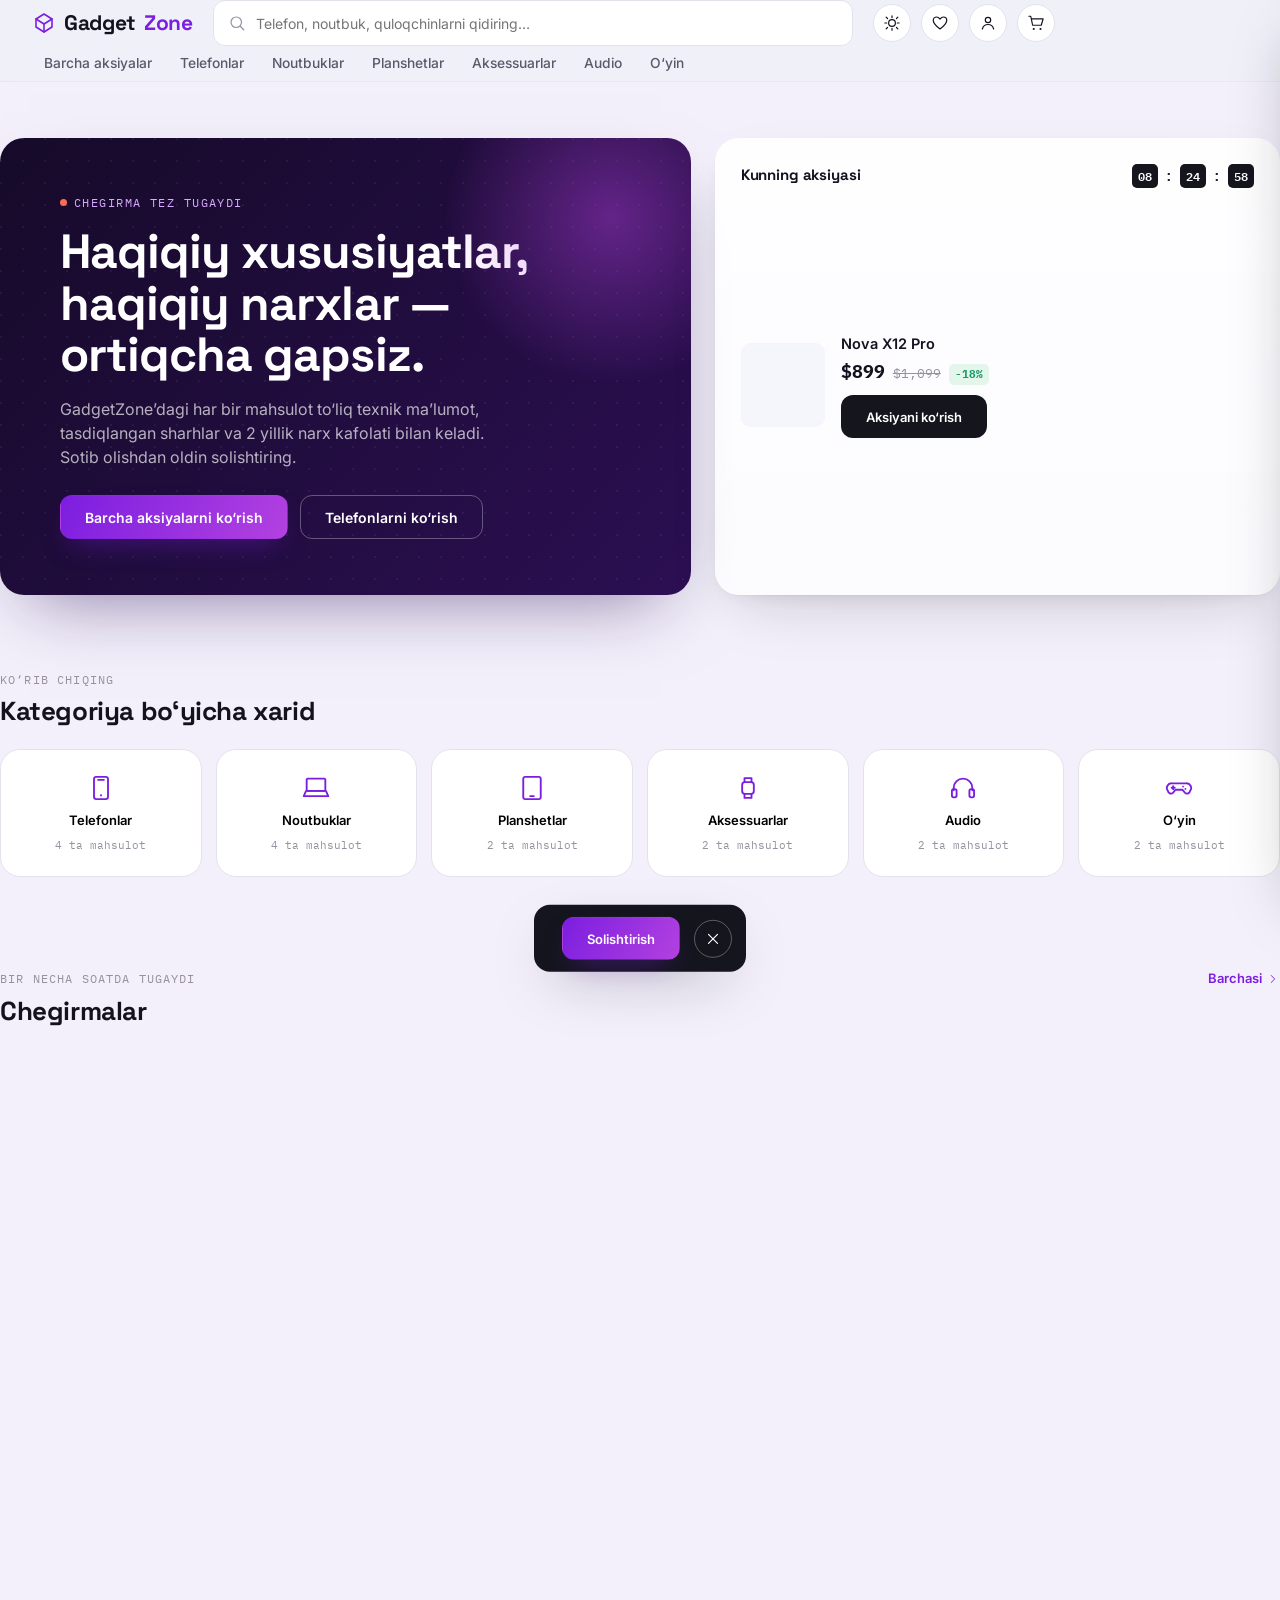
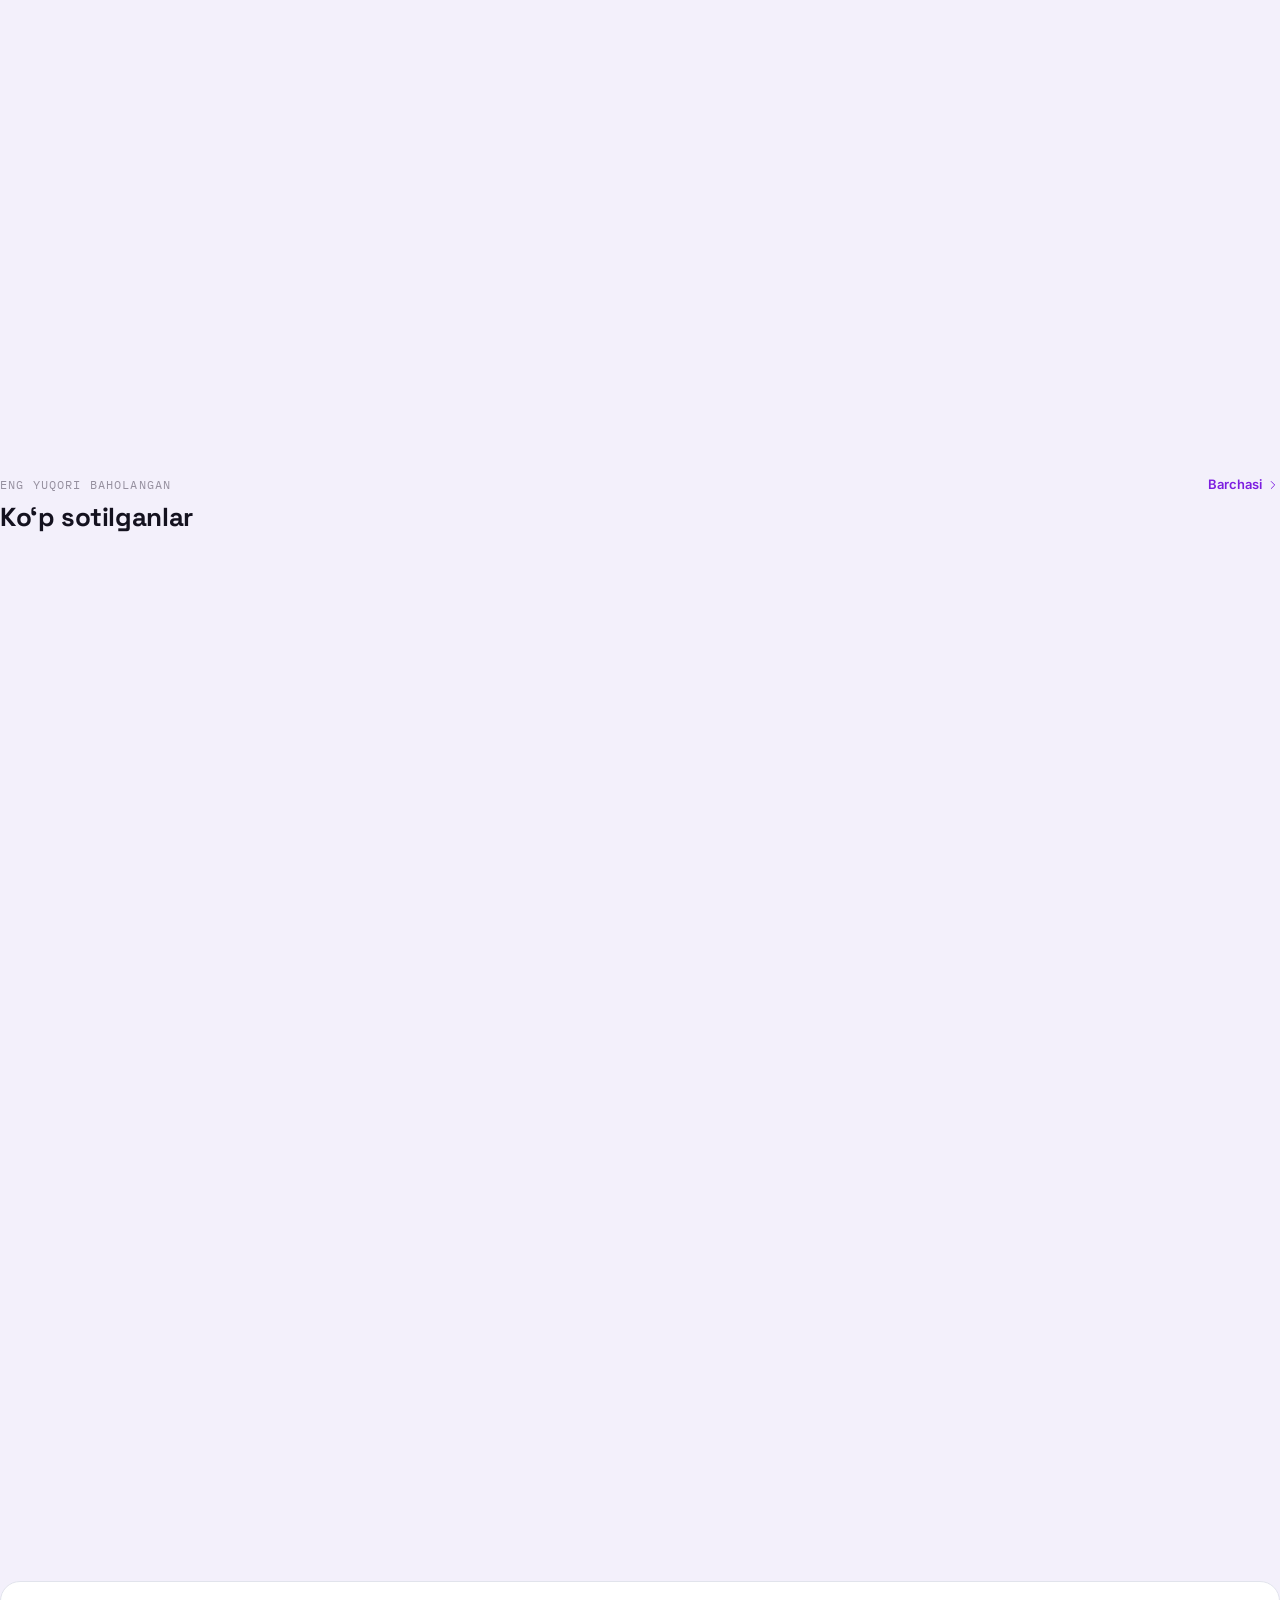
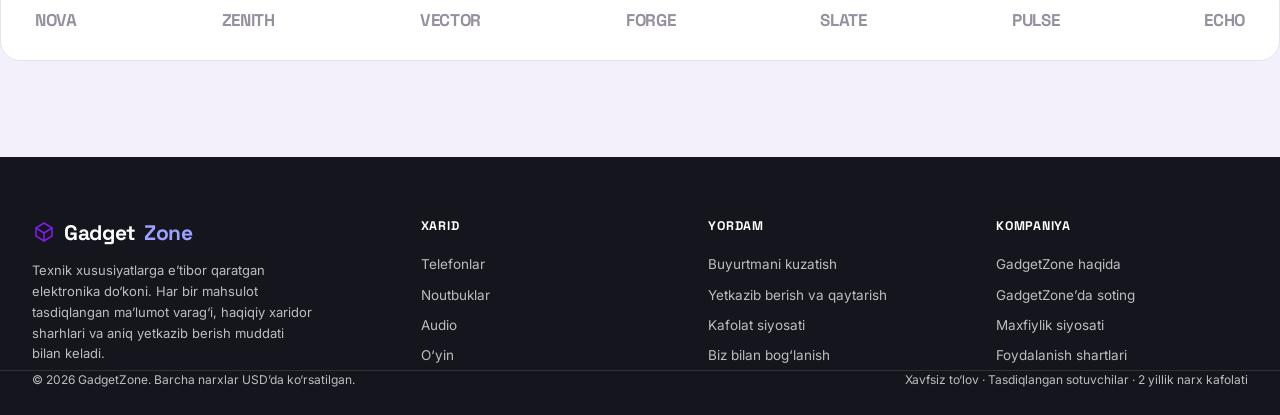
<file: index.html>
<!DOCTYPE html>
<html lang="uz">
<head>
<meta charset="UTF-8">
<meta name="viewport" content="width=device-width, initial-scale=1.0">
<title>GadgetZone — Ishonchli texnik xususiyatlar</title>
<link rel="preconnect" href="https://fonts.googleapis.com">
<link href="https://fonts.googleapis.com/css2?family=Space+Grotesk:wght@500;600;700&family=Inter:wght@400;500;600;700&family=IBM+Plex+Mono:wght@400;500;600&display=swap" rel="stylesheet">
 <link rel="stylesheet" href="style.css">
</head>
<body>

<!-- Icon symbols -->
<svg class="visually-hidden" aria-hidden="true">
  <symbol id="icon-logo" viewBox="0 0 24 24"><path d="M4 8 L12 3 L20 8 L20 16 L12 21 L4 16 Z"/><path d="M4 8 L12 13 L20 8"/><path d="M12 13 L12 21"/></symbol>
  <symbol id="icon-search" viewBox="0 0 24 24"><circle cx="11" cy="11" r="7"/><path d="M21 21 L16.65 16.65"/></symbol>
  <symbol id="icon-heart" viewBox="0 0 24 24"><path d="M12 20 C7 16 3 12.5 3 8.5 C3 5.8 5.1 4 7.5 4 C9.2 4 10.6 5 12 6.8 C13.4 5 14.8 4 16.5 4 C18.9 4 21 5.8 21 8.5 C21 12.5 17 16 12 20 Z"/></symbol>
  <symbol id="icon-heart-filled" viewBox="0 0 24 24" fill="currentColor" stroke="none"><path d="M12 20 C7 16 3 12.5 3 8.5 C3 5.8 5.1 4 7.5 4 C9.2 4 10.6 5 12 6.8 C13.4 5 14.8 4 16.5 4 C18.9 4 21 5.8 21 8.5 C21 12.5 17 16 12 20 Z"/></symbol>
  <symbol id="icon-cart" viewBox="0 0 24 24"><circle cx="9" cy="20" r="1.4" fill="currentColor" stroke="none"/><circle cx="18" cy="20" r="1.4" fill="currentColor" stroke="none"/><path d="M2.5 3 H5 L7.5 15 H19 L21.5 6.5 H6.2"/></symbol>
  <symbol id="icon-user" viewBox="0 0 24 24"><circle cx="12" cy="8" r="3.6"/><path d="M4.5 20 C5.5 15.8 8.3 14 12 14 C15.7 14 18.5 15.8 19.5 20"/></symbol>
  <symbol id="icon-star" viewBox="0 0 24 24" fill="currentColor" stroke="none"><path d="M12 2.5 L14.9 8.6 L21.5 9.5 L16.8 14.2 L17.9 20.8 L12 17.6 L6.1 20.8 L7.2 14.2 L2.5 9.5 L9.1 8.6 Z"/></symbol>
  <symbol id="icon-star-o" viewBox="0 0 24 24"><path d="M12 2.5 L14.9 8.6 L21.5 9.5 L16.8 14.2 L17.9 20.8 L12 17.6 L6.1 20.8 L7.2 14.2 L2.5 9.5 L9.1 8.6 Z"/></symbol>
  <symbol id="icon-chevron" viewBox="0 0 24 24"><path d="M9 6 L15 12 L9 18"/></symbol>
  <symbol id="icon-close" viewBox="0 0 24 24"><path d="M6 6 L18 18 M18 6 L6 18"/></symbol>
  <symbol id="icon-plus" viewBox="0 0 24 24"><path d="M12 5 V19 M5 12 H19"/></symbol>
  <symbol id="icon-minus" viewBox="0 0 24 24"><path d="M5 12 H19"/></symbol>
  <symbol id="icon-check" viewBox="0 0 24 24"><path d="M4 12.5 L9.5 18 L20 6"/></symbol>
  <symbol id="icon-truck" viewBox="0 0 24 24"><rect x="1.5" y="7" width="13" height="9"/><path d="M14.5 10 H19 L22 13.5 V16 H14.5 Z"/><circle cx="6" cy="19" r="1.8"/><circle cx="18" cy="19" r="1.8"/></symbol>
  <symbol id="icon-shield" viewBox="0 0 24 24"><path d="M12 3 L20 6.5 V12 C20 16.5 16.8 19.8 12 21.5 C7.2 19.8 4 16.5 4 12 V6.5 Z"/><path d="M8.5 12 L11 14.5 L16 9" /></symbol>
  <symbol id="icon-compare" viewBox="0 0 24 24"><path d="M7 3 V17 M4 6 L7 3 L10 6"/><path d="M17 21 V7 M14 18 L17 21 L20 18"/></symbol>
  <symbol id="icon-phone" viewBox="0 0 24 24"><rect x="6" y="2.5" width="12" height="19" rx="2"/><path d="M9.5 5 H14.5"/><circle cx="12" cy="18.3" r=".9" fill="currentColor" stroke="none"/></symbol>
  <symbol id="icon-laptop" viewBox="0 0 24 24"><rect x="4" y="4" width="16" height="10.5" rx="1"/><path d="M1.5 19 H22.5 L20.5 14.5 H3.5 Z"/></symbol>
  <symbol id="icon-tablet" viewBox="0 0 24 24"><rect x="4.5" y="2.5" width="15" height="19" rx="1.8"/><path d="M10.5 19 H13.5"/></symbol>
  <symbol id="icon-watch" viewBox="0 0 24 24"><rect x="7" y="7" width="10" height="10" rx="2.4"/><path d="M9 7 V3.5 H15 V7 M9 17 V20.5 H15 V17"/></symbol>
  <symbol id="icon-headphones" viewBox="0 0 24 24"><path d="M4 14 V12 A8 8 0 0 1 20 12 V14"/><rect x="2.5" y="13" width="4" height="7" rx="1.5"/><rect x="17.5" y="13" width="4" height="7" rx="1.5"/></symbol>
  <symbol id="icon-gamepad" viewBox="0 0 24 24"><path d="M6 8 H18 A4 4 0 0 1 21.5 14.5 A2.6 2.6 0 0 1 17 16 L15 13.5 H9 L7 16 A2.6 2.6 0 0 1 2.5 14.5 A4 4 0 0 1 6 8 Z"/><path d="M7 10.5 V13 M5.7 11.8 H8.3"/><circle cx="15.5" cy="10.8" r=".8" fill="currentColor" stroke="none"/><circle cx="17.5" cy="12.8" r=".8" fill="currentColor" stroke="none"/></symbol>
  <symbol id="icon-sun" viewBox="0 0 24 24"><circle cx="12" cy="12" r="4.5"/><path d="M12 2.5 V5 M12 19 V21.5 M4.2 4.2 L6 6 M18 18 L19.8 19.8 M2.5 12 H5 M19 12 H21.5 M4.2 19.8 L6 18 M18 6 L19.8 4.2"/></symbol>
  <symbol id="icon-moon" viewBox="0 0 24 24"><path d="M20 14.5 A8.5 8.5 0 1 1 9.5 4 A6.8 6.8 0 0 0 20 14.5 Z"/></symbol>
  <symbol id="icon-trash" viewBox="0 0 24 24"><path d="M4 7 H20"/><path d="M9 7 V4.5 A1 1 0 0 1 10 3.5 H14 A1 1 0 0 1 15 4.5 V7"/><path d="M6.5 7 L7.3 19.5 A1.5 1.5 0 0 0 8.8 21 H15.2 A1.5 1.5 0 0 0 16.7 19.5 L17.5 7"/><path d="M10 11 V17 M14 11 V17"/></symbol>
</svg>

<div id="toast-container"></div>

<header class="site-header">
  <div class="container mobile-locbar">
    <span class="loc"><svg class="icon"><use href="#icon-truck"/></svg>Gadget<b style="color:var(--accent)">Zone</b><svg class="icon chev" style="transform:rotate(90deg)"><use href="#icon-chevron"/></svg></span>
    <span style="display:flex; align-items:center; gap:10px;">
      <span class="deliver">Bugun yetkaziladi</span>
      <button class="btn-icon theme-toggle" title="Tungi rejim" onclick="toggleTheme()" style="width:32px;height:32px;">
        <svg class="icon icon-sun" style="width:16px;height:16px;"><use href="#icon-sun"/></svg>
        <svg class="icon icon-moon" style="width:16px;height:16px;"><use href="#icon-moon"/></svg>
      </button>
    </span>
  </div>
  <div class="container header-top">
    <a href="#" class="logo" onclick="showView('home');return false;"><svg class="icon"><use href="#icon-logo"/></svg>Gadget<b>Zone</b></a>
    <div class="search-wrap">
      <div class="search-box">
        <svg class="icon"><use href="#icon-search"/></svg>
        <input id="searchInput" type="text" placeholder="Telefon, noutbuk, quloqchinlarni qidiring…" autocomplete="off" aria-label="Mahsulotlarni qidirish">
      </div>
      <div id="searchSuggest" class="search-suggest hidden"></div>
    </div>
    <div class="header-actions">
      <button class="btn-icon theme-toggle" title="Tungi rejim" onclick="toggleTheme()">
        <svg class="icon icon-sun"><use href="#icon-sun"/></svg>
        <svg class="icon icon-moon"><use href="#icon-moon"/></svg>
      </button>
      <button class="btn-icon wishlist-btn" title="Sevimlilar" onclick="showView('listing',{category:'all', wishlistOnly:true})">
        <svg class="icon"><use href="#icon-heart"/></svg>
      </button>
      <button class="btn-icon profile-btn" title="Profil" onclick="openProfileModal()">
        <svg class="icon"><use href="#icon-user"/></svg>
      </button>
      <button class="btn-icon cart-btn" title="Savat" onclick="openCart()">
        <svg class="icon"><use href="#icon-cart"/></svg>
        <span id="cartCount" class="badge-count hidden">0</span>
      </button>
    </div>
  </div>
  <div class="container header-nav" id="headerNav"></div>
</header>

<main id="home-view">
  <div class="container hero">
    <div class="hero-grid">
      <div class="hero-main">
        <span class="hero-eyebrow">Chegirma tez tugaydi</span>
        <h1>Haqiqiy xususiyatlar, haqiqiy narxlar — ortiqcha gapsiz.</h1>
        <p>GadgetZone’dagi har bir mahsulot to‘liq texnik ma’lumot, tasdiqlangan sharhlar va 2 yillik narx kafolati bilan keladi. Sotib olishdan oldin solishtiring.</p>
        <div class="hero-cta">
          <button class="btn btn-primary" onclick="showView('listing',{category:'all'})">Barcha aksiyalarni ko‘rish</button>
          <button class="btn btn-ghost" style="border-color:rgba(255,255,255,.3); color:#fff;" onclick="showView('listing',{category:'phone'})">Telefonlarni ko‘rish</button>
        </div>
      </div>
      <div class="hero-side">
        <div class="deal-card">
          <div class="deal-head">
            <h3>Kunning aksiyasi</h3>
            <div class="countdown" id="countdown"><span>08</span>:<span>24</span>:<span>59</span></div>
          </div>
          <div class="deal-body" id="dealOfDay"></div>
        </div>
      </div>
    </div>
  </div>

  <div class="container section reveal">
    <div class="section-head">
      <div><span class="eyebrow">Ko‘rib chiqing</span><h2>Kategoriya bo‘yicha xarid</h2></div>
    </div>
    <div class="cat-row reveal-stagger" id="catRow"></div>
  </div>

  <div class="container section reveal">
    <div class="section-head">
      <div><span class="eyebrow">Bir necha soatda tugaydi</span><h2>Chegirmalar</h2></div>
      <a class="see-all" href="#" onclick="showView('listing',{category:'all',badge:'flash'});return false;">Barchasi <svg class="icon" style="width:14px;height:14px;"><use href="#icon-chevron"/></svg></a>
    </div>
    <div class="grid" id="flashGrid"></div>
  </div>

  <div class="container section reveal">
    <div class="section-head">
      <div><span class="eyebrow">Eng yuqori baholangan</span><h2>Ko‘p sotilganlar</h2></div>
      <a class="see-all" href="#" onclick="showView('listing',{category:'all',badge:'bestseller'});return false;">Barchasi <svg class="icon" style="width:14px;height:14px;"><use href="#icon-chevron"/></svg></a>
    </div>
    <div class="grid" id="bestGrid"></div>
  </div>

  <div class="container section reveal">
    <div class="brand-strip">
      <span class="b">NOVA</span><span class="b">ZENITH</span><span class="b">VECTOR</span><span class="b">FORGE</span><span class="b">SLATE</span><span class="b">PULSE</span><span class="b">ECHO</span>
    </div>
  </div>
</main>

<main id="listing-view" class="hidden">
  <div class="container">
    <div class="breadcrumbs"><a href="#" onclick="showView('home');return false;">Bosh sahifa</a><svg class="icon" style="width:12px;height:12px;"><use href="#icon-chevron"/></svg><span id="crumbCurrent">Barcha mahsulotlar</span></div>
    <div class="listing-head">
      <h1 id="listingTitle">Barcha mahsulotlar</h1>
      <div style="display:flex; align-items:center; gap:14px;">
        <span class="result-count" id="resultCount"></span>
        <select class="sort-select" id="sortSelect" onchange="state.sort=this.value; renderListingGrid();">
          <option value="featured">Saralash: Tavsiya etilgan</option>
          <option value="price-asc">Narx: Arzondan qimmatga</option>
          <option value="price-desc">Narx: Qimmatdan arzonga</option>
          <option value="rating">Reyting bo‘yicha</option>
        </select>
      </div>
    </div>
    <div class="listing-layout">
      <aside class="filters">
        <div class="filter-group">
          <div class="filter-title">Kategoriya</div>
          <div id="filterCats"></div>
        </div>
        <div class="filter-group">
          <div class="filter-title">Narx oralig‘i</div>
          <div class="price-inputs">
            <input type="number" id="priceMin" placeholder="Min" min="0" onchange="applyFilters()">
            <span>–</span>
            <input type="number" id="priceMax" placeholder="Maks" min="0" onchange="applyFilters()">
          </div>
        </div>
        <div class="filter-group">
          <div class="filter-title">Brend</div>
          <div id="filterBrands"></div>
        </div>
        <div class="filter-group">
          <div class="filter-title">Reyting</div>
          <div class="rating-filter" id="filterRating"></div>
        </div>
        <button class="btn btn-ghost btn-sm clear-filters" onclick="clearFilters()">Filtrlarni tozalash</button>
      </aside>
      <div>
        <div class="grid" id="listingGrid"></div>
        <div id="listingEmpty" class="empty-state hidden">
          <svg class="icon"><use href="#icon-search"/></svg>
          <h3>Bu filtrlarga mos mahsulot topilmadi</h3>
          <p style="margin-top:6px;">Narx oralig‘ini kengaytiring yoki filtrni tozalang.</p>
        </div>
      </div>
    </div>
  </div>
</main>

<main id="catalog-view" class="hidden">
  <div class="container" style="padding-top:16px;padding-bottom:36px;">
    <h1 style="font-size:20px;margin-bottom:16px;">Katalog</h1>
    <div class="catalog-list" id="catalogList"></div>
  </div>
</main>

<main id="detail-view" class="hidden">
  <div class="container">
    <div class="breadcrumbs">
      <a href="#" onclick="showView('home');return false;">Bosh sahifa</a><svg class="icon" style="width:12px;height:12px;"><use href="#icon-chevron"/></svg>
      <a href="#" id="crumbCat" onclick="return false;">Kategoriya</a><svg class="icon" style="width:12px;height:12px;"><use href="#icon-chevron"/></svg>
      <span id="crumbName">Mahsulot</span>
    </div>
    <div class="detail-grid" id="detailGrid"></div>
    <div id="relatedWrap" class="section" style="padding-top:0;">
      <div class="section-head"><div><span class="eyebrow">Sizga yoqishi mumkin</span><h2>O‘xshash mahsulotlar</h2></div></div>
      <div class="grid" id="relatedGrid"></div>
    </div>
  </div>
</main>

<div class="cart-overlay" id="cartOverlay" onclick="closeCart()"></div>
<aside class="cart-drawer" id="cartDrawer" aria-label="Shopping cart">
  <div class="cart-head">
    <h3>Savatingiz (<span id="cartHeadCount">0</span>)</h3>
    <button class="btn-icon" onclick="closeCart()"><svg class="icon"><use href="#icon-close"/></svg></button>
  </div>
  <div class="cart-select-row hidden" id="cartSelectRow"></div>
  <div class="cart-items" id="cartItems"></div>
  <div class="cart-foot" id="cartFoot"></div>
</aside>

<div class="compare-bar" id="compareBar">
  <div class="compare-thumbs" id="compareThumbs"></div>
  <button class="btn btn-primary btn-sm" onclick="openCompareModal()">Solishtirish</button>
  <button class="btn-icon" style="background:transparent;border-color:rgba(255,255,255,.3);color:#fff;" onclick="clearCompare()"><svg class="icon"><use href="#icon-close"/></svg></button>
</div>

<div class="modal-overlay" id="compareModalOverlay" onclick="if(event.target===this)closeCompareModal()">
  <div class="modal-box">
    <div class="modal-head">
      <h3>Xususiyatlarni solishtirish</h3>
      <button class="btn-icon" onclick="closeCompareModal()"><svg class="icon"><use href="#icon-close"/></svg></button>
    </div>
    <div style="overflow-x:auto;">
      <table class="compare-table" id="compareTable"></table>
    </div>
  </div>
</div>

<div class="modal-overlay" id="profileModalOverlay" onclick="if(event.target===this)closeProfileModal()">
  <div class="modal-box" style="max-width:420px;">
    <div class="modal-head">
      <h3>Profil</h3>
      <button class="btn-icon" onclick="closeProfileModal()"><svg class="icon"><use href="#icon-close"/></svg></button>
    </div>
    <div id="profileModalBody"></div>
  </div>
</div>

<div class="modal-overlay" id="checkoutModalOverlay" onclick="if(event.target===this)closeCheckoutModal()">
  <div class="modal-box" style="max-width:460px;">
    <div class="modal-head">
      <h3>Buyurtmani rasmiylashtirish</h3>
      <button class="btn-icon" onclick="closeCheckoutModal()"><svg class="icon"><use href="#icon-close"/></svg></button>
    </div>
    <div id="checkoutModalBody"></div>
  </div>
</div>

<footer class="footer">
  <div class="container footer-grid">
    <div class="footer-brand">
      <div class="logo"><svg class="icon"><use href="#icon-logo"/></svg>Gadget<b style="color:#9EA1FF;">Zone</b></div>
      <p>Texnik xususiyatlarga e’tibor qaratgan elektronika do‘koni. Har bir mahsulot tasdiqlangan ma’lumot varag‘i, haqiqiy xaridor sharhlari va aniq yetkazib berish muddati bilan keladi.</p>
    </div>
    <div class="footer-col"><h4>Xarid</h4>
      <a href="#" onclick="showView('listing',{category:'phone'});return false;">Telefonlar</a>
      <a href="#" onclick="showView('listing',{category:'laptop'});return false;">Noutbuklar</a>
      <a href="#" onclick="showView('listing',{category:'audio'});return false;">Audio</a>
      <a href="#" onclick="showView('listing',{category:'gaming'});return false;">O‘yin</a>
    </div>
    <div class="footer-col"><h4>Yordam</h4>
      <a href="#">Buyurtmani kuzatish</a>
      <a href="#">Yetkazib berish va qaytarish</a>
      <a href="#">Kafolat siyosati</a>
      <a href="#">Biz bilan bog‘lanish</a>
    </div>
    <div class="footer-col"><h4>Kompaniya</h4>
      <a href="#">GadgetZone haqida</a>
      <a href="#">GadgetZone’da soting</a>
      <a href="#">Maxfiylik siyosati</a>
      <a href="#">Foydalanish shartlari</a>
    </div>
  </div>
  <div class="container footer-bottom">
    <span>© 2026 GadgetZone. Barcha narxlar USD’da ko‘rsatilgan.</span>
    <span>Xavfsiz to‘lov · Tasdiqlangan sotuvchilar · 2 yillik narx kafolati</span>
  </div>
</footer>

<nav class="mobile-tabbar" id="mobileTabbar" aria-label="Primary">
  <button class="tab" data-tab="home" onclick="showView('home')">
    <svg class="icon"><use href="#icon-logo"/></svg>
    <span>Bosh sahifa</span>
  </button>
  <button class="tab" data-tab="catalog" onclick="showView('catalog')">
    <svg class="icon"><use href="#icon-search"/></svg>
    <span>Katalog</span>
  </button>
  <button class="tab" data-tab="cart" onclick="openCart()">
    <svg class="icon"><use href="#icon-cart"/></svg>
    <span id="tabCartBadge" class="tab-badge hidden">0</span>
    <span>Savat</span>
  </button>
  <button class="tab" data-tab="wishlist" onclick="showView('listing',{category:'all', wishlistOnly:true})">
    <svg class="icon"><use href="#icon-heart"/></svg>
    <span>Istaklar</span>
  </button>
  <button class="tab" data-tab="profile" onclick="openProfileModal()">
    <svg class="icon"><use href="#icon-user"/></svg>
    <span>Profil</span>
  </button>
</nav>

<script src="script.js"></script>

</body>
</html>
</file>
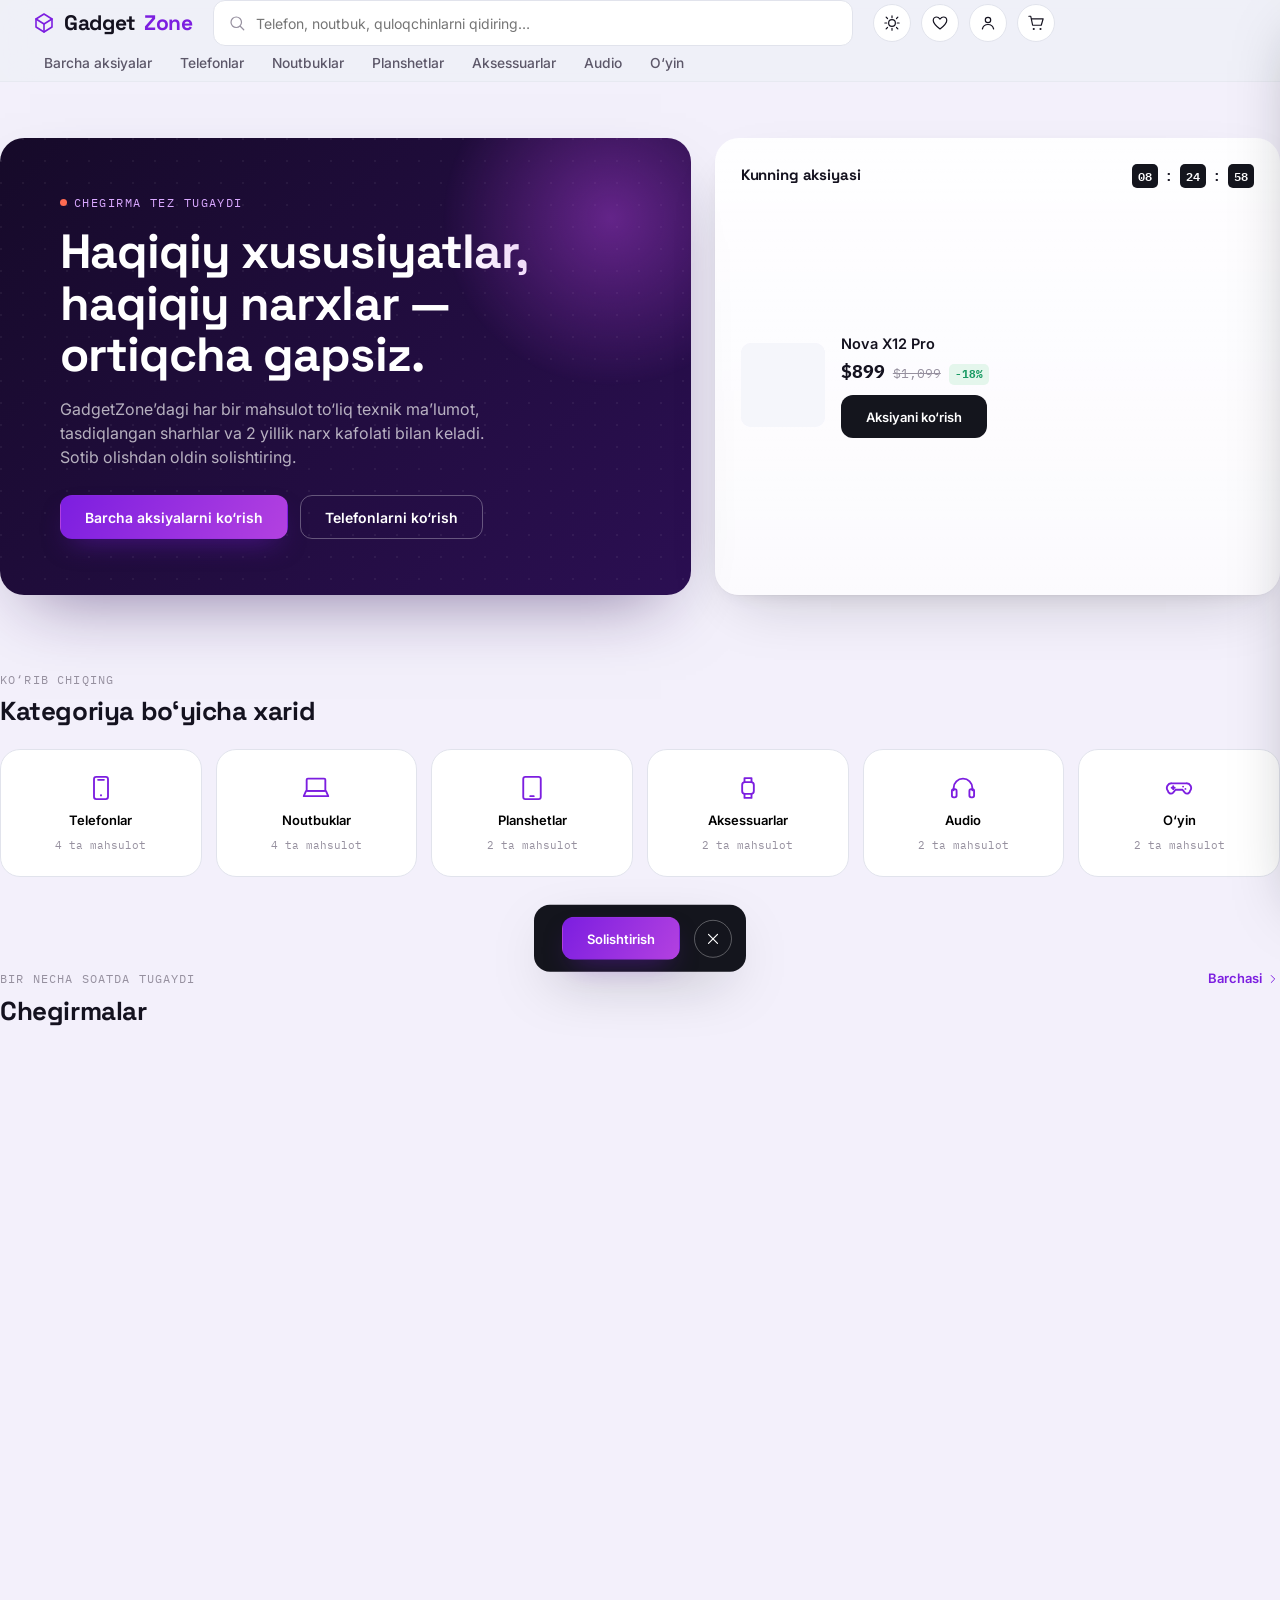
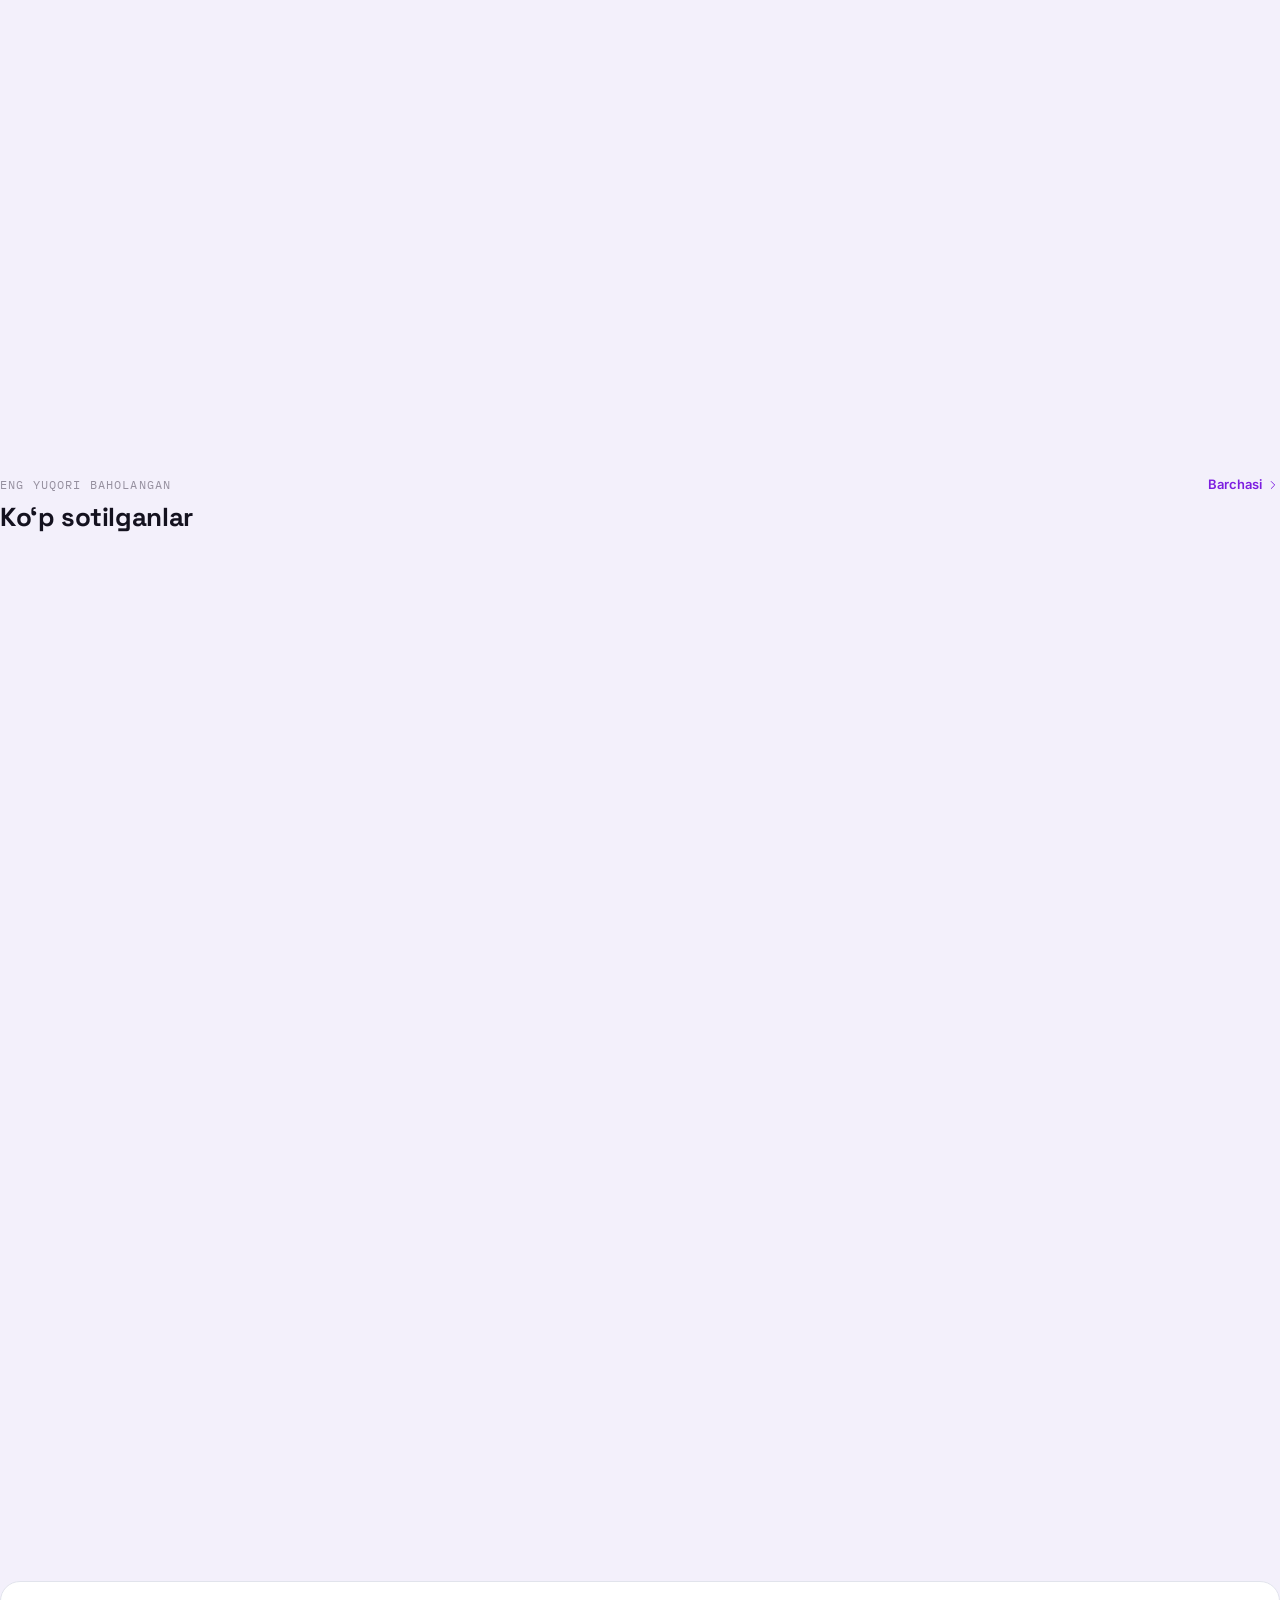
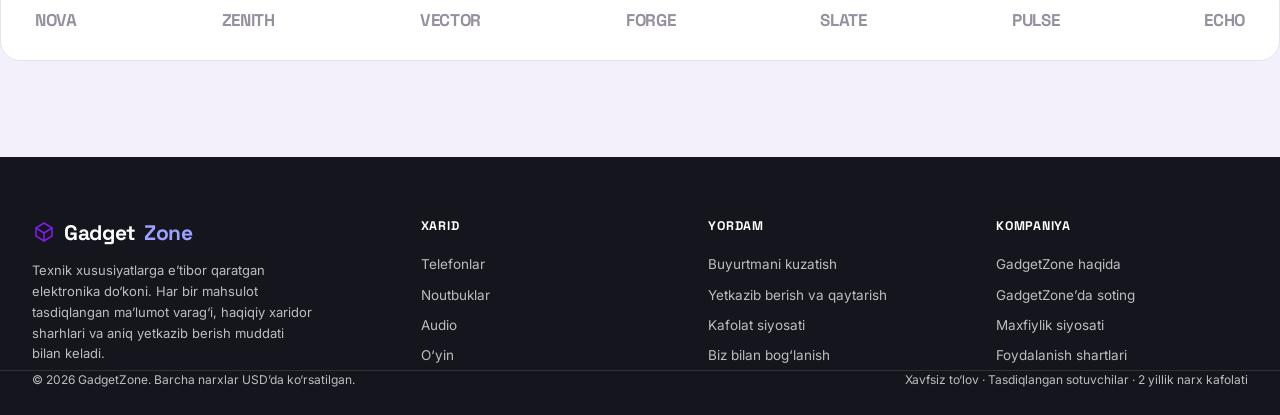
<file: uzum/index.html>
<!DOCTYPE html>
<html lang="uz">
<head>
<meta charset="UTF-8">
<meta name="viewport" content="width=device-width, initial-scale=1.0">
<title>GadgetZone — Ishonchli texnik xususiyatlar</title>
<link rel="preconnect" href="https://fonts.googleapis.com">
<link href="https://fonts.googleapis.com/css2?family=Space+Grotesk:wght@500;600;700&family=Inter:wght@400;500;600;700&family=IBM+Plex+Mono:wght@400;500;600&display=swap" rel="stylesheet">
 <link rel="stylesheet" href="style.css">
</head>
<body>

<!-- Icon symbols -->
<svg class="visually-hidden" aria-hidden="true">
  <symbol id="icon-logo" viewBox="0 0 24 24"><path d="M4 8 L12 3 L20 8 L20 16 L12 21 L4 16 Z"/><path d="M4 8 L12 13 L20 8"/><path d="M12 13 L12 21"/></symbol>
  <symbol id="icon-search" viewBox="0 0 24 24"><circle cx="11" cy="11" r="7"/><path d="M21 21 L16.65 16.65"/></symbol>
  <symbol id="icon-heart" viewBox="0 0 24 24"><path d="M12 20 C7 16 3 12.5 3 8.5 C3 5.8 5.1 4 7.5 4 C9.2 4 10.6 5 12 6.8 C13.4 5 14.8 4 16.5 4 C18.9 4 21 5.8 21 8.5 C21 12.5 17 16 12 20 Z"/></symbol>
  <symbol id="icon-heart-filled" viewBox="0 0 24 24" fill="currentColor" stroke="none"><path d="M12 20 C7 16 3 12.5 3 8.5 C3 5.8 5.1 4 7.5 4 C9.2 4 10.6 5 12 6.8 C13.4 5 14.8 4 16.5 4 C18.9 4 21 5.8 21 8.5 C21 12.5 17 16 12 20 Z"/></symbol>
  <symbol id="icon-cart" viewBox="0 0 24 24"><circle cx="9" cy="20" r="1.4" fill="currentColor" stroke="none"/><circle cx="18" cy="20" r="1.4" fill="currentColor" stroke="none"/><path d="M2.5 3 H5 L7.5 15 H19 L21.5 6.5 H6.2"/></symbol>
  <symbol id="icon-user" viewBox="0 0 24 24"><circle cx="12" cy="8" r="3.6"/><path d="M4.5 20 C5.5 15.8 8.3 14 12 14 C15.7 14 18.5 15.8 19.5 20"/></symbol>
  <symbol id="icon-star" viewBox="0 0 24 24" fill="currentColor" stroke="none"><path d="M12 2.5 L14.9 8.6 L21.5 9.5 L16.8 14.2 L17.9 20.8 L12 17.6 L6.1 20.8 L7.2 14.2 L2.5 9.5 L9.1 8.6 Z"/></symbol>
  <symbol id="icon-star-o" viewBox="0 0 24 24"><path d="M12 2.5 L14.9 8.6 L21.5 9.5 L16.8 14.2 L17.9 20.8 L12 17.6 L6.1 20.8 L7.2 14.2 L2.5 9.5 L9.1 8.6 Z"/></symbol>
  <symbol id="icon-chevron" viewBox="0 0 24 24"><path d="M9 6 L15 12 L9 18"/></symbol>
  <symbol id="icon-close" viewBox="0 0 24 24"><path d="M6 6 L18 18 M18 6 L6 18"/></symbol>
  <symbol id="icon-plus" viewBox="0 0 24 24"><path d="M12 5 V19 M5 12 H19"/></symbol>
  <symbol id="icon-minus" viewBox="0 0 24 24"><path d="M5 12 H19"/></symbol>
  <symbol id="icon-check" viewBox="0 0 24 24"><path d="M4 12.5 L9.5 18 L20 6"/></symbol>
  <symbol id="icon-truck" viewBox="0 0 24 24"><rect x="1.5" y="7" width="13" height="9"/><path d="M14.5 10 H19 L22 13.5 V16 H14.5 Z"/><circle cx="6" cy="19" r="1.8"/><circle cx="18" cy="19" r="1.8"/></symbol>
  <symbol id="icon-shield" viewBox="0 0 24 24"><path d="M12 3 L20 6.5 V12 C20 16.5 16.8 19.8 12 21.5 C7.2 19.8 4 16.5 4 12 V6.5 Z"/><path d="M8.5 12 L11 14.5 L16 9" /></symbol>
  <symbol id="icon-compare" viewBox="0 0 24 24"><path d="M7 3 V17 M4 6 L7 3 L10 6"/><path d="M17 21 V7 M14 18 L17 21 L20 18"/></symbol>
  <symbol id="icon-phone" viewBox="0 0 24 24"><rect x="6" y="2.5" width="12" height="19" rx="2"/><path d="M9.5 5 H14.5"/><circle cx="12" cy="18.3" r=".9" fill="currentColor" stroke="none"/></symbol>
  <symbol id="icon-laptop" viewBox="0 0 24 24"><rect x="4" y="4" width="16" height="10.5" rx="1"/><path d="M1.5 19 H22.5 L20.5 14.5 H3.5 Z"/></symbol>
  <symbol id="icon-tablet" viewBox="0 0 24 24"><rect x="4.5" y="2.5" width="15" height="19" rx="1.8"/><path d="M10.5 19 H13.5"/></symbol>
  <symbol id="icon-watch" viewBox="0 0 24 24"><rect x="7" y="7" width="10" height="10" rx="2.4"/><path d="M9 7 V3.5 H15 V7 M9 17 V20.5 H15 V17"/></symbol>
  <symbol id="icon-headphones" viewBox="0 0 24 24"><path d="M4 14 V12 A8 8 0 0 1 20 12 V14"/><rect x="2.5" y="13" width="4" height="7" rx="1.5"/><rect x="17.5" y="13" width="4" height="7" rx="1.5"/></symbol>
  <symbol id="icon-gamepad" viewBox="0 0 24 24"><path d="M6 8 H18 A4 4 0 0 1 21.5 14.5 A2.6 2.6 0 0 1 17 16 L15 13.5 H9 L7 16 A2.6 2.6 0 0 1 2.5 14.5 A4 4 0 0 1 6 8 Z"/><path d="M7 10.5 V13 M5.7 11.8 H8.3"/><circle cx="15.5" cy="10.8" r=".8" fill="currentColor" stroke="none"/><circle cx="17.5" cy="12.8" r=".8" fill="currentColor" stroke="none"/></symbol>
  <symbol id="icon-sun" viewBox="0 0 24 24"><circle cx="12" cy="12" r="4.5"/><path d="M12 2.5 V5 M12 19 V21.5 M4.2 4.2 L6 6 M18 18 L19.8 19.8 M2.5 12 H5 M19 12 H21.5 M4.2 19.8 L6 18 M18 6 L19.8 4.2"/></symbol>
  <symbol id="icon-moon" viewBox="0 0 24 24"><path d="M20 14.5 A8.5 8.5 0 1 1 9.5 4 A6.8 6.8 0 0 0 20 14.5 Z"/></symbol>
  <symbol id="icon-trash" viewBox="0 0 24 24"><path d="M4 7 H20"/><path d="M9 7 V4.5 A1 1 0 0 1 10 3.5 H14 A1 1 0 0 1 15 4.5 V7"/><path d="M6.5 7 L7.3 19.5 A1.5 1.5 0 0 0 8.8 21 H15.2 A1.5 1.5 0 0 0 16.7 19.5 L17.5 7"/><path d="M10 11 V17 M14 11 V17"/></symbol>
</svg>

<div id="toast-container"></div>

<header class="site-header">
  <div class="container mobile-locbar">
    <span class="loc"><svg class="icon"><use href="#icon-truck"/></svg>Gadget<b style="color:var(--accent)">Zone</b><svg class="icon chev" style="transform:rotate(90deg)"><use href="#icon-chevron"/></svg></span>
    <span style="display:flex; align-items:center; gap:10px;">
      <span class="deliver">Bugun yetkaziladi</span>
      <button class="btn-icon theme-toggle" title="Tungi rejim" onclick="toggleTheme()" style="width:32px;height:32px;">
        <svg class="icon icon-sun" style="width:16px;height:16px;"><use href="#icon-sun"/></svg>
        <svg class="icon icon-moon" style="width:16px;height:16px;"><use href="#icon-moon"/></svg>
      </button>
    </span>
  </div>
  <div class="container header-top">
    <a href="#" class="logo" onclick="showView('home');return false;"><svg class="icon"><use href="#icon-logo"/></svg>Gadget<b>Zone</b></a>
    <div class="search-wrap">
      <div class="search-box">
        <svg class="icon"><use href="#icon-search"/></svg>
        <input id="searchInput" type="text" placeholder="Telefon, noutbuk, quloqchinlarni qidiring…" autocomplete="off" aria-label="Mahsulotlarni qidirish">
      </div>
      <div id="searchSuggest" class="search-suggest hidden"></div>
    </div>
    <div class="header-actions">
      <button class="btn-icon theme-toggle" title="Tungi rejim" onclick="toggleTheme()">
        <svg class="icon icon-sun"><use href="#icon-sun"/></svg>
        <svg class="icon icon-moon"><use href="#icon-moon"/></svg>
      </button>
      <button class="btn-icon wishlist-btn" title="Sevimlilar" onclick="showView('listing',{category:'all', wishlistOnly:true})">
        <svg class="icon"><use href="#icon-heart"/></svg>
      </button>
      <button class="btn-icon profile-btn" title="Profil" onclick="openProfileModal()">
        <svg class="icon"><use href="#icon-user"/></svg>
      </button>
      <button class="btn-icon cart-btn" title="Savat" onclick="openCart()">
        <svg class="icon"><use href="#icon-cart"/></svg>
        <span id="cartCount" class="badge-count hidden">0</span>
      </button>
    </div>
  </div>
  <div class="container header-nav" id="headerNav"></div>
</header>

<main id="home-view">
  <div class="container hero">
    <div class="hero-grid">
      <div class="hero-main">
        <span class="hero-eyebrow">Chegirma tez tugaydi</span>
        <h1>Haqiqiy xususiyatlar, haqiqiy narxlar — ortiqcha gapsiz.</h1>
        <p>GadgetZone’dagi har bir mahsulot to‘liq texnik ma’lumot, tasdiqlangan sharhlar va 2 yillik narx kafolati bilan keladi. Sotib olishdan oldin solishtiring.</p>
        <div class="hero-cta">
          <button class="btn btn-primary" onclick="showView('listing',{category:'all'})">Barcha aksiyalarni ko‘rish</button>
          <button class="btn btn-ghost" style="border-color:rgba(255,255,255,.3); color:#fff;" onclick="showView('listing',{category:'phone'})">Telefonlarni ko‘rish</button>
        </div>
      </div>
      <div class="hero-side">
        <div class="deal-card">
          <div class="deal-head">
            <h3>Kunning aksiyasi</h3>
            <div class="countdown" id="countdown"><span>08</span>:<span>24</span>:<span>59</span></div>
          </div>
          <div class="deal-body" id="dealOfDay"></div>
        </div>
      </div>
    </div>
  </div>

  <div class="container section reveal">
    <div class="section-head">
      <div><span class="eyebrow">Ko‘rib chiqing</span><h2>Kategoriya bo‘yicha xarid</h2></div>
    </div>
    <div class="cat-row reveal-stagger" id="catRow"></div>
  </div>

  <div class="container section reveal">
    <div class="section-head">
      <div><span class="eyebrow">Bir necha soatda tugaydi</span><h2>Chegirmalar</h2></div>
      <a class="see-all" href="#" onclick="showView('listing',{category:'all',badge:'flash'});return false;">Barchasi <svg class="icon" style="width:14px;height:14px;"><use href="#icon-chevron"/></svg></a>
    </div>
    <div class="grid" id="flashGrid"></div>
  </div>

  <div class="container section reveal">
    <div class="section-head">
      <div><span class="eyebrow">Eng yuqori baholangan</span><h2>Ko‘p sotilganlar</h2></div>
      <a class="see-all" href="#" onclick="showView('listing',{category:'all',badge:'bestseller'});return false;">Barchasi <svg class="icon" style="width:14px;height:14px;"><use href="#icon-chevron"/></svg></a>
    </div>
    <div class="grid" id="bestGrid"></div>
  </div>

  <div class="container section reveal">
    <div class="brand-strip">
      <span class="b">NOVA</span><span class="b">ZENITH</span><span class="b">VECTOR</span><span class="b">FORGE</span><span class="b">SLATE</span><span class="b">PULSE</span><span class="b">ECHO</span>
    </div>
  </div>
</main>

<main id="listing-view" class="hidden">
  <div class="container">
    <div class="breadcrumbs"><a href="#" onclick="showView('home');return false;">Bosh sahifa</a><svg class="icon" style="width:12px;height:12px;"><use href="#icon-chevron"/></svg><span id="crumbCurrent">Barcha mahsulotlar</span></div>
    <div class="listing-head">
      <h1 id="listingTitle">Barcha mahsulotlar</h1>
      <div style="display:flex; align-items:center; gap:14px;">
        <span class="result-count" id="resultCount"></span>
        <select class="sort-select" id="sortSelect" onchange="state.sort=this.value; renderListingGrid();">
          <option value="featured">Saralash: Tavsiya etilgan</option>
          <option value="price-asc">Narx: Arzondan qimmatga</option>
          <option value="price-desc">Narx: Qimmatdan arzonga</option>
          <option value="rating">Reyting bo‘yicha</option>
        </select>
      </div>
    </div>
    <div class="listing-layout">
      <aside class="filters">
        <div class="filter-group">
          <div class="filter-title">Kategoriya</div>
          <div id="filterCats"></div>
        </div>
        <div class="filter-group">
          <div class="filter-title">Narx oralig‘i</div>
          <div class="price-inputs">
            <input type="number" id="priceMin" placeholder="Min" min="0" onchange="applyFilters()">
            <span>–</span>
            <input type="number" id="priceMax" placeholder="Maks" min="0" onchange="applyFilters()">
          </div>
        </div>
        <div class="filter-group">
          <div class="filter-title">Brend</div>
          <div id="filterBrands"></div>
        </div>
        <div class="filter-group">
          <div class="filter-title">Reyting</div>
          <div class="rating-filter" id="filterRating"></div>
        </div>
        <button class="btn btn-ghost btn-sm clear-filters" onclick="clearFilters()">Filtrlarni tozalash</button>
      </aside>
      <div>
        <div class="grid" id="listingGrid"></div>
        <div id="listingEmpty" class="empty-state hidden">
          <svg class="icon"><use href="#icon-search"/></svg>
          <h3>Bu filtrlarga mos mahsulot topilmadi</h3>
          <p style="margin-top:6px;">Narx oralig‘ini kengaytiring yoki filtrni tozalang.</p>
        </div>
      </div>
    </div>
  </div>
</main>

<main id="catalog-view" class="hidden">
  <div class="container" style="padding-top:16px;padding-bottom:36px;">
    <h1 style="font-size:20px;margin-bottom:16px;">Katalog</h1>
    <div class="catalog-list" id="catalogList"></div>
  </div>
</main>

<main id="detail-view" class="hidden">
  <div class="container">
    <div class="breadcrumbs">
      <a href="#" onclick="showView('home');return false;">Bosh sahifa</a><svg class="icon" style="width:12px;height:12px;"><use href="#icon-chevron"/></svg>
      <a href="#" id="crumbCat" onclick="return false;">Kategoriya</a><svg class="icon" style="width:12px;height:12px;"><use href="#icon-chevron"/></svg>
      <span id="crumbName">Mahsulot</span>
    </div>
    <div class="detail-grid" id="detailGrid"></div>
    <div id="relatedWrap" class="section" style="padding-top:0;">
      <div class="section-head"><div><span class="eyebrow">Sizga yoqishi mumkin</span><h2>O‘xshash mahsulotlar</h2></div></div>
      <div class="grid" id="relatedGrid"></div>
    </div>
  </div>
</main>

<div class="cart-overlay" id="cartOverlay" onclick="closeCart()"></div>
<aside class="cart-drawer" id="cartDrawer" aria-label="Shopping cart">
  <div class="cart-head">
    <h3>Savatingiz (<span id="cartHeadCount">0</span>)</h3>
    <button class="btn-icon" onclick="closeCart()"><svg class="icon"><use href="#icon-close"/></svg></button>
  </div>
  <div class="cart-select-row hidden" id="cartSelectRow"></div>
  <div class="cart-items" id="cartItems"></div>
  <div class="cart-foot" id="cartFoot"></div>
</aside>

<div class="compare-bar" id="compareBar">
  <div class="compare-thumbs" id="compareThumbs"></div>
  <button class="btn btn-primary btn-sm" onclick="openCompareModal()">Solishtirish</button>
  <button class="btn-icon" style="background:transparent;border-color:rgba(255,255,255,.3);color:#fff;" onclick="clearCompare()"><svg class="icon"><use href="#icon-close"/></svg></button>
</div>

<div class="modal-overlay" id="compareModalOverlay" onclick="if(event.target===this)closeCompareModal()">
  <div class="modal-box">
    <div class="modal-head">
      <h3>Xususiyatlarni solishtirish</h3>
      <button class="btn-icon" onclick="closeCompareModal()"><svg class="icon"><use href="#icon-close"/></svg></button>
    </div>
    <div style="overflow-x:auto;">
      <table class="compare-table" id="compareTable"></table>
    </div>
  </div>
</div>

<div class="modal-overlay" id="profileModalOverlay" onclick="if(event.target===this)closeProfileModal()">
  <div class="modal-box" style="max-width:420px;">
    <div class="modal-head">
      <h3>Profil</h3>
      <button class="btn-icon" onclick="closeProfileModal()"><svg class="icon"><use href="#icon-close"/></svg></button>
    </div>
    <div id="profileModalBody"></div>
  </div>
</div>

<div class="modal-overlay" id="checkoutModalOverlay" onclick="if(event.target===this)closeCheckoutModal()">
  <div class="modal-box" style="max-width:460px;">
    <div class="modal-head">
      <h3>Buyurtmani rasmiylashtirish</h3>
      <button class="btn-icon" onclick="closeCheckoutModal()"><svg class="icon"><use href="#icon-close"/></svg></button>
    </div>
    <div id="checkoutModalBody"></div>
  </div>
</div>

<footer class="footer">
  <div class="container footer-grid">
    <div class="footer-brand">
      <div class="logo"><svg class="icon"><use href="#icon-logo"/></svg>Gadget<b style="color:#9EA1FF;">Zone</b></div>
      <p>Texnik xususiyatlarga e’tibor qaratgan elektronika do‘koni. Har bir mahsulot tasdiqlangan ma’lumot varag‘i, haqiqiy xaridor sharhlari va aniq yetkazib berish muddati bilan keladi.</p>
    </div>
    <div class="footer-col"><h4>Xarid</h4>
      <a href="#" onclick="showView('listing',{category:'phone'});return false;">Telefonlar</a>
      <a href="#" onclick="showView('listing',{category:'laptop'});return false;">Noutbuklar</a>
      <a href="#" onclick="showView('listing',{category:'audio'});return false;">Audio</a>
      <a href="#" onclick="showView('listing',{category:'gaming'});return false;">O‘yin</a>
    </div>
    <div class="footer-col"><h4>Yordam</h4>
      <a href="#">Buyurtmani kuzatish</a>
      <a href="#">Yetkazib berish va qaytarish</a>
      <a href="#">Kafolat siyosati</a>
      <a href="#">Biz bilan bog‘lanish</a>
    </div>
    <div class="footer-col"><h4>Kompaniya</h4>
      <a href="#">GadgetZone haqida</a>
      <a href="#">GadgetZone’da soting</a>
      <a href="#">Maxfiylik siyosati</a>
      <a href="#">Foydalanish shartlari</a>
    </div>
  </div>
  <div class="container footer-bottom">
    <span>© 2026 GadgetZone. Barcha narxlar USD’da ko‘rsatilgan.</span>
    <span>Xavfsiz to‘lov · Tasdiqlangan sotuvchilar · 2 yillik narx kafolati</span>
  </div>
</footer>

<nav class="mobile-tabbar" id="mobileTabbar" aria-label="Primary">
  <button class="tab" data-tab="home" onclick="showView('home')">
    <svg class="icon"><use href="#icon-logo"/></svg>
    <span>Bosh sahifa</span>
  </button>
  <button class="tab" data-tab="catalog" onclick="showView('catalog')">
    <svg class="icon"><use href="#icon-search"/></svg>
    <span>Katalog</span>
  </button>
  <button class="tab" data-tab="cart" onclick="openCart()">
    <svg class="icon"><use href="#icon-cart"/></svg>
    <span id="tabCartBadge" class="tab-badge hidden">0</span>
    <span>Savat</span>
  </button>
  <button class="tab" data-tab="wishlist" onclick="showView('listing',{category:'all', wishlistOnly:true})">
    <svg class="icon"><use href="#icon-heart"/></svg>
    <span>Istaklar</span>
  </button>
  <button class="tab" data-tab="profile" onclick="openProfileModal()">
    <svg class="icon"><use href="#icon-user"/></svg>
    <span>Profil</span>
  </button>
</nav>

<script src="script.js"></script>

</body>
</html>
</file>
<file: style.css>
:root{
    --bg: #F3F0FB;
    --surface: #FFFFFF;
    --surface-alt: #F6F3FD;
    --ink: #14121F;
    --ink-soft: #5C5769;
    --ink-faint: #96909F;
    --accent: #7C1EE0;
    --accent-2: #B341E0;
    --accent-dim: #F0E5FC;
    --accent-ink: #FFFFFF;
    --bonus: #FF8A00;
    --bonus-dim: #FFF1DC;
  }
  :root{
    --signal: #189A63;
    --signal-dim: #E4F6EC;
    --urgent: #E4502D;
    --urgent-dim: #FDEAE3;
    --border: #E1E3EC;
    --border-strong: #C9CCDA;
    --radius-s: 6px;
    --radius-m: 10px;
    --radius-l: 16px;
    --shadow-card: 0 1px 2px rgba(18,19,26,.04), 0 8px 24px -12px rgba(18,19,26,.12);
    --shadow-pop: 0 20px 60px -20px rgba(18,19,26,.35);
    --font-display: 'Space Grotesk', sans-serif;
    --font-body: 'Inter', sans-serif;
    --font-mono: 'IBM Plex Mono', monospace;
    --ink-fixed: #14151D; /* always-dark tone for solid chips/buttons; doesn't flip with theme */
  }
  html[data-theme="dark"]{
    --bg: #101117;
    --surface: #181A23;
    --surface-alt: #20222E;
    --ink: #F1F2F7;
    --ink-soft: #B7BAC9;
    --ink-faint: #757a8c;
    --accent: #A855F7;
    --accent-2: #D77BFF;
    --accent-dim: #2E1F4D;
    --accent-ink: #FFFFFF;
    --bonus: #FFA940;
    --bonus-dim: #3A2A10;
    --signal: #35C481;
    --signal-dim: #143529;
    --urgent: #FF6E4E;
    --urgent-dim: #3A241E;
    --border: #2A2D3B;
    --border-strong: #3B3F52;
    --shadow-card: 0 1px 2px rgba(0,0,0,.3), 0 8px 24px -12px rgba(0,0,0,.5);
    --shadow-pop: 0 20px 60px -20px rgba(0,0,0,.7);
  }
  html[data-theme="dark"] .site-header{ background:rgba(16,17,23,.88); }
  html[data-theme="dark"] .hero-main::before{ opacity:.35; }
  html[data-theme="dark"] .img-shimmer{ background:linear-gradient(90deg, var(--surface-alt) 0%, #2b2e3d 50%, var(--surface-alt) 100%); background-size:800px 100%; }
  html{ transition:background .2s ease; }
  body{ transition:background .2s ease, color .2s ease; }
  .theme-toggle{ position:relative; overflow:hidden; }
  .theme-toggle .icon-sun, .theme-toggle .icon-moon{ position:absolute; top:50%; left:50%; margin-top:-9px; margin-left:-9px; transition:opacity .2s ease, transform .3s ease; }
  .theme-toggle .icon-moon{ opacity:0; transform:rotate(-90deg) scale(.5); }
  html[data-theme="dark"] .theme-toggle .icon-sun{ opacity:0; transform:rotate(90deg) scale(.5); }
  html[data-theme="dark"] .theme-toggle .icon-moon{ opacity:1; transform:rotate(0) scale(1); }
  *,*::before,*::after{ box-sizing:border-box; }
  html{ scroll-behavior:smooth; }
  @media (prefers-reduced-motion: reduce){
    html{ scroll-behavior:auto; }
    *,*::before,*::after{ animation-duration:.001ms !important; animation-iteration-count:1 !important; transition-duration:.001ms !important; }
  }

  /* ---------- Global motion helpers ---------- */
  @keyframes fadeUp{ from{ opacity:0; transform:translateY(22px); } to{ opacity:1; transform:translateY(0); } }
  @keyframes fadeIn{ from{ opacity:0; } to{ opacity:1; } }
  @keyframes floaty{ 0%,100%{ transform:translateY(0); } 50%{ transform:translateY(-6px); } }
  @keyframes pulseGlow{ 0%,100%{ box-shadow:0 0 0 0 rgba(228,80,45,.45); } 50%{ box-shadow:0 0 0 6px rgba(228,80,45,0); } }
  @keyframes shimmer{ 0%{ background-position:-400px 0; } 100%{ background-position:400px 0; } }
  @keyframes bump{ 0%{ transform:scale(1); } 35%{ transform:scale(1.35); } 60%{ transform:scale(.9); } 100%{ transform:scale(1); } }
  @keyframes viewIn{ from{ opacity:0; transform:translateY(14px); } to{ opacity:1; transform:translateY(0); } }
  @keyframes spinSlow{ from{ transform:rotate(0deg); } to{ transform:rotate(360deg); } }
  .reveal{ opacity:0; transform:translateY(24px); transition:opacity .6s cubic-bezier(.2,.7,.2,1), transform .6s cubic-bezier(.2,.7,.2,1); }
  .reveal.in-view{ opacity:1; transform:translateY(0); }
  .reveal-stagger.in-view > *{ animation:fadeUp .55s cubic-bezier(.2,.7,.2,1) both; }
  .reveal-stagger.in-view > *:nth-child(1){ animation-delay:.02s; }
  .reveal-stagger.in-view > *:nth-child(2){ animation-delay:.08s; }
  .reveal-stagger.in-view > *:nth-child(3){ animation-delay:.14s; }
  .reveal-stagger.in-view > *:nth-child(4){ animation-delay:.2s; }
  .reveal-stagger.in-view > *:nth-child(5){ animation-delay:.26s; }
  .reveal-stagger.in-view > *:nth-child(6){ animation-delay:.32s; }
  .reveal-stagger.in-view > *:nth-child(n+7){ animation-delay:.36s; }
  #home-view:not(.hidden), #listing-view:not(.hidden), #detail-view:not(.hidden){ animation:viewIn .4s cubic-bezier(.2,.7,.2,1) both; }
  .img-shimmer{ background:linear-gradient(90deg, var(--surface-alt) 0%, #e9ebf3 50%, var(--surface-alt) 100%); background-size:800px 100%; animation:shimmer 1.4s ease-in-out infinite; }
  html, body{ max-width:100%; overflow-x:hidden; }
  body{
    margin:0; background:var(--bg); color:var(--ink);
    font-family:var(--font-body); font-size:15px; line-height:1.5;
    -webkit-font-smoothing:antialiased;
  }
  img, svg, video{ max-width:100%; }
  h1,h2,h3,h4{ font-family:var(--font-display); margin:0; letter-spacing:-0.01em; }
  p{ margin:0; }
  a{ color:inherit; text-decoration:none; }
  button{ font-family:inherit; cursor:pointer; }
  ul{ list-style:none; margin:0; padding:0; }
  img,svg{ display:block; }
  :focus-visible{ outline:2px solid var(--accent); outline-offset:2px; border-radius:4px; }
  .mono{ font-family:var(--font-mono); }
  .hidden{ display:none !important; }
  .container{ max-width:1280px; margin:0 auto; padding:0 24px; }
  .visually-hidden{ position:absolute; width:1px; height:1px; overflow:hidden; clip:rect(0 0 0 0); white-space:nowrap; }

  /* ---------- Buttons ---------- */
  .btn{ display:inline-flex; align-items:center; justify-content:center; gap:8px; border:1px solid transparent; border-radius:var(--radius-m); padding:11px 20px; font-weight:600; font-size:14px; transition:transform .15s ease, background .15s ease, border-color .15s ease, box-shadow .2s ease; white-space:nowrap; position:relative; overflow:hidden; }
  .btn:active{ transform:scale(.97); }
  .btn-primary{ background:linear-gradient(120deg, var(--accent) 0%, var(--accent-2) 100%); color:var(--accent-ink); box-shadow:0 8px 20px -10px rgba(124,30,224,.6); }
  .btn-primary::after{ content:""; position:absolute; inset:0; background:linear-gradient(120deg, transparent 30%, rgba(255,255,255,.35) 45%, transparent 60%); background-size:220% 100%; background-position:120% 0; transition:background-position .55s ease; }
  .btn-primary:hover{ box-shadow:0 10px 26px -8px rgba(124,30,224,.75); }
  .btn-primary:hover::after{ background-position:-20% 0; }
  .btn-dark{ background:var(--ink-fixed); color:#fff; }
  .btn-dark:hover{ background:#2a2c38; }
  .btn-ghost{ background:transparent; border-color:var(--border-strong); color:var(--ink); }
  .btn-ghost:hover{ border-color:var(--ink); }
  .btn-sm{ padding:7px 14px; font-size:13px; }
  .btn-block{ width:100%; }
  .btn-icon{ display:inline-flex; align-items:center; justify-content:center; width:38px; height:38px; border-radius:50%; border:1px solid var(--border); background:var(--surface); color:var(--ink); flex-shrink:0; transition:border-color .15s ease, background .15s ease; }
  .btn-icon:hover{ border-color:var(--ink); }
  .btn-icon.active{ background:var(--accent-dim); border-color:var(--accent); color:var(--accent); }
  .icon{ width:18px; height:18px; stroke:currentColor; fill:none; stroke-width:1.6; stroke-linecap:round; stroke-linejoin:round; }

  /* ---------- Header ---------- */
  .site-header{ position:sticky; top:0; z-index:40; background:rgba(238,240,245,.92); backdrop-filter:blur(10px); border-bottom:1px solid var(--border); }
  .header-top{ display:flex; align-items:center; gap:20px; padding:14px 0; }
  .logo{ display:flex; align-items:center; gap:8px; font-family:var(--font-display); font-weight:700; font-size:20px; flex-shrink:0; }
  .logo .icon{ width:24px; height:24px; color:var(--accent); }
  .logo b{ color:var(--accent); }
  .search-wrap{ flex:1; position:relative; max-width:640px; }
  .search-box{ display:flex; align-items:center; gap:8px; background:var(--surface); border:1.5px solid var(--border); border-radius:var(--radius-m); padding:0 14px; height:44px; transition:border-color .15s ease; }
  .search-box:focus-within{ border-color:var(--accent); }
  .search-box input{ flex:1; border:none; outline:none; background:transparent; font-size:14px; font-family:var(--font-body); color:var(--ink); }
  .search-box .icon{ color:var(--ink-faint); width:18px; height:18px; flex-shrink:0; }
  .search-suggest{ position:absolute; top:calc(100% + 8px); left:0; right:0; background:var(--surface); border:1px solid var(--border); border-radius:var(--radius-m); box-shadow:var(--shadow-pop); overflow:hidden; z-index:50; }
  .search-suggest button{ width:100%; text-align:left; display:flex; align-items:center; gap:12px; padding:10px 14px; background:none; border:none; border-bottom:1px solid var(--border); }
  .search-suggest button:last-child{ border-bottom:none; }
  .search-suggest button:hover{ background:var(--surface-alt); }
  .search-suggest .s-thumb{ width:32px; height:32px; border-radius:var(--radius-s); background:var(--surface-alt); display:flex; align-items:center; justify-content:center; color:var(--ink-soft); flex-shrink:0; overflow:hidden; }
  .search-suggest .s-thumb img{ width:100%; height:100%; object-fit:cover; }
  .search-suggest .s-thumb .icon{ width:16px; height:16px; }
  .search-suggest button{ transition:background .12s ease; }
  .search-suggest .s-name{ font-size:13.5px; font-weight:500; }
  .search-suggest .s-cat{ font-size:11.5px; color:var(--ink-faint); font-family:var(--font-mono); text-transform:uppercase; letter-spacing:.04em; }
  .search-suggest .s-price{ margin-left:auto; font-family:var(--font-mono); font-weight:600; font-size:13px; }
  .header-actions{ display:flex; align-items:center; gap:10px; flex-shrink:0; }
  .cart-btn{ position:relative; }
  .badge-count{ position:absolute; top:-4px; right:-4px; min-width:18px; height:18px; padding:0 4px; border-radius:9px; background:var(--urgent); color:#fff; font-size:10.5px; font-weight:700; display:flex; align-items:center; justify-content:center; font-family:var(--font-mono); }
  .header-nav{ display:flex; align-items:center; gap:4px; padding-bottom:12px; overflow-x:auto; scrollbar-width:none; }
  .header-nav::-webkit-scrollbar{ display:none; }
  .nav-link{ padding:7px 12px; border-radius:20px; font-size:13.5px; font-weight:500; color:var(--ink-soft); white-space:nowrap; transition:background .15s ease, color .15s ease; }
  .nav-link:hover{ background:var(--surface); color:var(--ink); }
  .nav-link.active{ background:var(--ink-fixed); color:#fff; }

  /* ---------- Hero ---------- */
  .hero{ padding:44px 0 20px; }
  .hero-grid{ display:grid; grid-template-columns:1.1fr .9fr; gap:24px; align-items:stretch; }
  .hero-main{ background:linear-gradient(135deg,#160A29 0%,#2B0F52 45%,#6A17B8 100%); background-size:220% 220%; animation:heroGradient 12s ease infinite; color:#fff; border-radius:var(--radius-l); padding:44px; position:relative; overflow:hidden; display:flex; flex-direction:column; justify-content:center; min-height:340px; }
  @keyframes heroGradient{ 0%{ background-position:0% 50%; } 50%{ background-position:100% 50%; } 100%{ background-position:0% 50%; } }
  .hero-main::before{ content:""; position:absolute; inset:0; background-image:radial-gradient(circle at 1px 1px, rgba(255,255,255,.09) 1px, transparent 0); background-size:22px 22px; opacity:.6; pointer-events:none; }
  .hero-main::after{ content:""; position:absolute; width:340px; height:340px; right:-90px; top:-90px; border-radius:50%; background:radial-gradient(circle, rgba(179,65,224,.45), transparent 70%); animation:floaty 7s ease-in-out infinite; pointer-events:none; }
  .hero-eyebrow{ font-family:var(--font-mono); font-size:12px; letter-spacing:.12em; text-transform:uppercase; color:#D9A8FF; margin-bottom:14px; position:relative; display:inline-flex; align-items:center; gap:7px; }
  .hero-eyebrow::before{ content:""; width:7px; height:7px; border-radius:50%; background:#ff6b52; animation:pulseGlow 1.8s ease-in-out infinite; }
  .hero-main h1{ font-size:42px; line-height:1.08; max-width:520px; margin-bottom:16px; position:relative; animation:fadeUp .7s cubic-bezier(.2,.7,.2,1) both; }
  .hero-main p{ color:rgba(255,255,255,.68); max-width:440px; margin-bottom:26px; font-size:15px; position:relative; animation:fadeUp .7s .1s cubic-bezier(.2,.7,.2,1) both; }
  .hero-cta{ display:flex; gap:12px; position:relative; animation:fadeUp .7s .18s cubic-bezier(.2,.7,.2,1) both; }
  .hero-cta .btn:hover{ transform:translateY(-2px); box-shadow:0 10px 24px -10px rgba(0,0,0,.5); }
  .hero-side{ display:flex; flex-direction:column; gap:24px; }
  .deal-card{ background:var(--surface); border-radius:var(--radius-l); padding:22px; flex:1; display:flex; flex-direction:column; box-shadow:var(--shadow-card); animation:fadeUp .7s .1s cubic-bezier(.2,.7,.2,1) both; }
  .deal-head{ display:flex; align-items:center; justify-content:space-between; margin-bottom:14px; }
  .deal-head h3{ font-size:15px; }
  .countdown{ display:flex; gap:6px; font-family:var(--font-mono); }
  .countdown span{ background:var(--ink-fixed); color:#fff; border-radius:5px; padding:3px 6px; font-size:12px; font-weight:600; min-width:26px; text-align:center; display:inline-block; transition:transform .18s ease; }
  .countdown span.tick{ animation:tickBump .3s ease; }
  @keyframes tickBump{ 0%{ transform:translateY(0); } 35%{ transform:translateY(-3px); } 100%{ transform:translateY(0); } }
  .deal-body{ display:flex; gap:16px; align-items:center; flex:1; }
  .deal-body .device-photo{ width:84px; height:84px; flex-shrink:0; border-radius:var(--radius-m); overflow:hidden; background:var(--surface-alt); }
  .deal-body .device-photo img{ width:100%; height:100%; object-fit:cover; }
  .deal-info .name{ font-weight:600; font-size:14.5px; margin-bottom:4px; }
  .price-row{ display:flex; align-items:baseline; gap:8px; }
  .price{ font-family:var(--font-mono); font-weight:700; font-size:18px; }
  .price-old{ font-family:var(--font-mono); font-size:13px; color:var(--ink-faint); text-decoration:line-through; }
  .discount-tag{ font-family:var(--font-mono); font-size:11px; font-weight:700; background:var(--signal-dim); color:var(--signal); padding:2px 6px; border-radius:5px; }

  /* ---------- Section heading ---------- */
  .section{ padding:34px 0; }
  .section-head{ display:flex; align-items:baseline; justify-content:space-between; margin-bottom:18px; }
  .section-head h2{ font-size:23px; }
  .section-head .eyebrow{ font-family:var(--font-mono); font-size:11.5px; letter-spacing:.1em; text-transform:uppercase; color:var(--ink-faint); display:block; margin-bottom:4px; }
  .see-all{ font-size:13px; font-weight:600; color:var(--accent); display:flex; align-items:center; gap:4px; }

  /* ---------- Categories ---------- */
  .cat-row{ display:grid; grid-template-columns:repeat(6,1fr); gap:14px; }
  .cat-tile{ background:var(--surface); border:1px solid var(--border); border-radius:var(--radius-l); padding:20px 14px; display:flex; flex-direction:column; align-items:center; gap:10px; text-align:center; transition:border-color .2s ease, transform .2s ease, box-shadow .2s ease; }
  .cat-tile:hover{ border-color:var(--accent); transform:translateY(-4px); box-shadow:var(--shadow-card); }
  .cat-tile:hover .icon{ transform:scale(1.15) rotate(-4deg); }
  .cat-tile .icon{ width:28px; height:28px; color:var(--accent); transition:transform .25s cubic-bezier(.34,1.56,.64,1); }
  .cat-tile span{ font-size:13px; font-weight:600; }
  .cat-tile small{ font-family:var(--font-mono); font-size:10.5px; color:var(--ink-faint); }

  /* ---------- Product grid & card ---------- */
  .grid{ display:grid; grid-template-columns:repeat(4,1fr); gap:18px; }
  .card{ background:var(--surface); border:1px solid var(--border); border-radius:var(--radius-l); overflow:hidden; display:flex; flex-direction:column; transition:box-shadow .3s ease, border-color .3s ease, transform .3s cubic-bezier(.2,.7,.2,1); position:relative; opacity:0; animation:fadeUp .5s cubic-bezier(.2,.7,.2,1) both; }
  .card:hover{ box-shadow:0 20px 46px -18px rgba(124,30,224,.32), var(--shadow-pop); border-color:var(--accent); transform:translateY(-6px); }
  .card-media{ background:var(--surface-alt); aspect-ratio:1.1/1; position:relative; overflow:hidden; cursor:pointer; }
  .card-media .product-img{ position:absolute; inset:0; width:100%; height:100%; object-fit:cover; transition:transform .5s cubic-bezier(.2,.7,.2,1); }
  .card:hover .card-media .product-img{ transform:scale(1.09); }
  .card-media .device-ill{ width:70%; height:70%; color:var(--ink); position:absolute; top:15%; left:15%; }
  .card-badge{ position:absolute; top:10px; left:10px; font-family:var(--font-mono); font-size:10.5px; font-weight:700; text-transform:uppercase; letter-spacing:.04em; padding:3px 8px; border-radius:5px; z-index:2; }
  .card-badge.flash{ background:var(--urgent); color:#fff; animation:pulseGlow 2s ease-in-out infinite; }
  .card-badge.new{ background:var(--accent); color:#fff; }
  .card-badge.bestseller{ background:var(--ink-fixed); color:#fff; }
  .card-fav{ position:absolute; top:8px; right:8px; z-index:2; width:32px; height:32px; }
  .card-compare{ position:absolute; bottom:8px; right:8px; z-index:2; }
  .compare-check{ display:flex; align-items:center; gap:6px; background:rgba(255,255,255,.92); border:1px solid var(--border-strong); border-radius:20px; padding:5px 10px 5px 8px; font-size:11px; font-weight:600; color:var(--ink-soft); }
  .compare-check input{ accent-color:var(--accent); }
  .card-body{ padding:14px 14px 16px; display:flex; flex-direction:column; gap:8px; flex:1; }
  .card-brand{ font-family:var(--font-mono); font-size:10.5px; text-transform:uppercase; letter-spacing:.06em; color:var(--ink-faint); }
  .card-name{ font-size:14.5px; font-weight:600; cursor:pointer; line-height:1.3; }
  .card-name:hover{ color:var(--accent); }
  .rating-row{ display:flex; align-items:center; gap:5px; }
  .stars{ display:flex; gap:1px; color:#F5A623; }
  .stars .icon{ width:13px; height:13px; }
  .rating-count{ font-size:11.5px; color:var(--ink-faint); }
  .spec-chip-strip{ display:flex; flex-wrap:wrap; gap:5px; }
  .spec-chip{ font-family:var(--font-mono); font-size:10px; background:var(--surface-alt); border:1px solid var(--border); color:var(--ink-soft); padding:2px 6px; border-radius:4px; }
  .card-footer{ margin-top:auto; display:flex; align-items:center; justify-content:space-between; gap:8px; padding-top:6px; }
  .card-price .price{ font-size:16px; }
  .bonus-chip{ display:inline-flex; align-items:center; gap:3px; font-family:var(--font-mono); font-size:10.5px; font-weight:700; color:var(--bonus); background:var(--bonus-dim); padding:2px 6px; border-radius:5px; margin-top:2px; }
  .bonus-chip svg{ width:10px; height:10px; }
  .add-btn{ width:38px; height:38px; border-radius:50%; background:var(--ink-fixed); color:#fff; display:flex; align-items:center; justify-content:center; flex-shrink:0; transition:background .15s ease, transform .15s ease; }
  .add-btn:hover{ background:var(--accent); transform:scale(1.08); }
  .add-btn:active{ transform:scale(.88); }
  .add-btn.added{ animation:bump .4s ease; background:var(--signal); }
  .grid .card:nth-child(1){ animation-delay:.02s; } .grid .card:nth-child(2){ animation-delay:.07s; }
  .grid .card:nth-child(3){ animation-delay:.12s; } .grid .card:nth-child(4){ animation-delay:.17s; }
  .grid .card:nth-child(5){ animation-delay:.22s; } .grid .card:nth-child(6){ animation-delay:.27s; }
  .grid .card:nth-child(7){ animation-delay:.32s; } .grid .card:nth-child(n+8){ animation-delay:.36s; }
  .badge-count.bump{ animation:bump .45s ease; }
  .bonus-pill{ display:inline-flex; align-items:center; gap:6px; height:38px; padding:0 12px; border-radius:20px; background:var(--bonus-dim); color:var(--bonus); border:1px solid transparent; font-family:var(--font-mono); font-weight:700; font-size:13px; transition:transform .15s ease, box-shadow .15s ease; flex-shrink:0; }
  .bonus-pill:hover{ transform:translateY(-2px); box-shadow:0 8px 18px -10px rgba(255,138,0,.5); }
  .bonus-pill .icon{ width:16px; height:16px; }
  .bonus-pill span.bump{ animation:bump .45s ease; }

  /* ---------- Brand strip ---------- */
  .brand-strip{ display:flex; align-items:center; justify-content:space-between; gap:20px; background:var(--surface); border:1px solid var(--border); border-radius:var(--radius-l); padding:22px 30px; flex-wrap:wrap; }
  .brand-strip .b{ font-family:var(--font-display); font-weight:700; font-size:17px; color:var(--ink-faint); letter-spacing:-.02em; }

  /* ---------- Listing view ---------- */
  .breadcrumbs{ font-size:12.5px; color:var(--ink-faint); padding:18px 0 6px; display:flex; gap:6px; align-items:center; }
  .breadcrumbs a:hover{ color:var(--accent); }
  .listing-head{ display:flex; align-items:center; justify-content:space-between; padding:8px 0 20px; flex-wrap:wrap; gap:12px; }
  .listing-head h1{ font-size:24px; }
  .result-count{ font-family:var(--font-mono); font-size:12px; color:var(--ink-faint); }
  .sort-select{ font-family:var(--font-body); font-size:13px; font-weight:500; border:1px solid var(--border-strong); border-radius:var(--radius-s); padding:9px 12px; background:var(--surface); color:var(--ink); }
  .listing-layout{ display:grid; grid-template-columns:240px 1fr; gap:26px; align-items:start; padding-bottom:60px; }
  .filters{ background:var(--surface); border:1px solid var(--border); border-radius:var(--radius-l); padding:20px; position:sticky; top:130px; }
  .filter-group{ padding:16px 0; border-bottom:1px solid var(--border); }
  .filter-group:first-child{ padding-top:0; }
  .filter-group:last-child{ border-bottom:none; padding-bottom:0; }
  .filter-title{ font-size:12.5px; font-weight:700; text-transform:uppercase; letter-spacing:.06em; margin-bottom:12px; color:var(--ink-soft); }
  .filter-opt{ display:flex; align-items:center; gap:8px; font-size:13.5px; padding:5px 0; color:var(--ink-soft); }
  .filter-opt input{ accent-color:var(--accent); }
  .filter-opt.active-cat{ color:var(--accent); font-weight:600; }
  .price-inputs{ display:flex; align-items:center; gap:8px; }
  .price-inputs input{ width:100%; border:1px solid var(--border-strong); border-radius:var(--radius-s); padding:7px 8px; font-family:var(--font-mono); font-size:12.5px; }
  .rating-filter button{ display:flex; align-items:center; gap:6px; width:100%; background:none; border:none; padding:5px 0; font-size:13px; color:var(--ink-soft); }
  .rating-filter button:hover{ color:var(--ink); }
  .rating-filter .stars .icon{ width:12px; height:12px; }
  .clear-filters{ width:100%; margin-top:4px; }
  .empty-state{ text-align:center; padding:60px 20px; color:var(--ink-soft); }
  .empty-state .icon{ width:44px; height:44px; margin:0 auto 14px; color:var(--ink-faint); }

  /* ---------- Detail view ---------- */
  .detail-grid{ display:grid; grid-template-columns:1fr 1fr; gap:48px; padding:28px 0 50px; align-items:start; }
  .detail-media{ background:var(--surface); border:1px solid var(--border); border-radius:var(--radius-l); aspect-ratio:1/1; position:relative; overflow:hidden; animation:fadeIn .5s ease both; }
  .detail-media .product-img{ position:absolute; inset:0; width:100%; height:100%; object-fit:cover; animation:fadeIn .6s ease both; }
  .detail-media .device-ill{ width:60%; height:60%; color:var(--ink); position:absolute; top:20%; left:20%; }
  .detail-media .card-badge{ top:16px; left:16px; }
  .thumb-row{ display:flex; gap:8px; margin-top:10px; }
  .thumb{ width:56px; height:56px; border-radius:var(--radius-s); border:1.5px solid var(--border); background:var(--surface-alt); display:flex; align-items:center; justify-content:center; overflow:hidden; cursor:pointer; transition:border-color .15s ease, transform .15s ease; }
  .thumb:hover{ transform:translateY(-2px); }
  .thumb.active{ border-color:var(--accent); }
  .thumb img{ width:100%; height:100%; object-fit:cover; }
  .thumb .icon{ width:26px; height:26px; color:var(--ink); }
  .detail-brand{ font-family:var(--font-mono); font-size:12px; text-transform:uppercase; letter-spacing:.06em; color:var(--ink-faint); }
  .detail-title{ font-size:30px; margin:8px 0 10px; }
  .detail-rating{ display:flex; align-items:center; gap:8px; margin-bottom:18px; }
  .detail-rating .stars .icon{ width:16px; height:16px; }
  .detail-price-row{ display:flex; align-items:baseline; gap:10px; margin-bottom:6px; }
  .detail-price-row .price{ font-size:28px; }
  .stock-line{ display:flex; align-items:center; gap:6px; font-size:12.5px; color:var(--signal); font-weight:600; margin-bottom:22px; }
  .stock-line .icon{ width:14px; height:14px; }
  .option-group{ margin-bottom:20px; }
  .option-label{ font-size:12.5px; font-weight:700; text-transform:uppercase; letter-spacing:.05em; color:var(--ink-soft); margin-bottom:10px; display:block; }
  .swatches{ display:flex; gap:10px; }
  .swatch{ width:34px; height:34px; border-radius:50%; border:2px solid var(--border); cursor:pointer; position:relative; }
  .swatch.active{ border-color:var(--ink); box-shadow:0 0 0 2px var(--surface), 0 0 0 3.5px var(--ink); }
  .chip-options{ display:flex; gap:8px; flex-wrap:wrap; }
  .chip-opt{ font-family:var(--font-mono); font-size:12.5px; border:1.5px solid var(--border-strong); border-radius:var(--radius-s); padding:7px 12px; background:var(--surface); }
  .chip-opt.active{ border-color:var(--ink-fixed); background:var(--ink-fixed); color:#fff; }
  .qty-row{ display:flex; align-items:center; gap:16px; margin-bottom:22px; }
  .qty-control{ display:flex; align-items:center; border:1.5px solid var(--border-strong); border-radius:var(--radius-m); overflow:hidden; }
  .qty-control button{ width:36px; height:38px; background:var(--surface); border:none; font-size:16px; }
  .qty-control button:hover{ background:var(--surface-alt); }
  .qty-control span{ width:38px; text-align:center; font-family:var(--font-mono); font-weight:600; }
  .detail-actions{ display:flex; gap:10px; margin-bottom:26px; }
  .trust-row{ display:flex; gap:20px; padding:18px 0; border-top:1px solid var(--border); border-bottom:1px solid var(--border); margin-bottom:26px; flex-wrap:wrap; }
  .trust-item{ display:flex; align-items:center; gap:8px; font-size:12.5px; color:var(--ink-soft); }
  .trust-item .icon{ width:17px; height:17px; color:var(--accent); }
  .tabs{ display:flex; gap:4px; border-bottom:1px solid var(--border); margin-bottom:20px; }
  .tab-btn{ background:none; border:none; padding:10px 4px; margin-right:22px; font-size:13.5px; font-weight:600; color:var(--ink-faint); border-bottom:2px solid transparent; }
  .tab-btn.active{ color:var(--ink); border-color:var(--ink); }
  .spec-table{ width:100%; border-collapse:collapse; font-size:13.5px; }
  .spec-table tr{ border-bottom:1px solid var(--border); }
  .spec-table td{ padding:11px 4px; }
  .spec-table td:first-child{ color:var(--ink-soft); font-family:var(--font-mono); font-size:12.5px; width:38%; }
  .spec-table td:last-child{ font-weight:600; }
  .review-item{ padding:16px 0; border-bottom:1px solid var(--border); }
  .review-head{ display:flex; align-items:center; justify-content:space-between; margin-bottom:6px; }
  .review-name{ font-weight:600; font-size:13.5px; }
  .review-date{ font-size:11.5px; color:var(--ink-faint); font-family:var(--font-mono); }
  .review-text{ font-size:13.5px; color:var(--ink-soft); line-height:1.55; }

  /* ---------- Cart drawer ---------- */
  .cart-overlay{ position:fixed; inset:0; background:rgba(18,19,26,.45); z-index:60; opacity:0; pointer-events:none; transition:opacity .25s ease; }
  .cart-overlay.open{ opacity:1; pointer-events:auto; }
  .cart-drawer{ position:fixed; top:0; right:0; bottom:0; width:400px; max-width:92vw; background:var(--surface); z-index:61; display:flex; flex-direction:column; transform:translateX(100%); transition:transform .28s cubic-bezier(.4,0,.2,1); box-shadow:var(--shadow-pop); }
  .cart-drawer.open{ transform:translateX(0); }
  .cart-head{ display:flex; align-items:center; justify-content:space-between; padding:20px 22px; border-bottom:1px solid var(--border); }
  .cart-head h3{ font-size:17px; }
  .cart-items{ flex:1; overflow-y:auto; padding:10px 22px; }
  .cart-item{ display:flex; gap:12px; padding:16px 0; border-bottom:1px solid var(--border); animation:fadeUp .3s ease both; }
  .cart-item .device-photo{ width:56px; height:56px; flex-shrink:0; background:var(--surface-alt); border-radius:var(--radius-s); overflow:hidden; }
  .cart-item .device-photo img{ width:100%; height:100%; object-fit:cover; }
  .cart-item-info{ flex:1; min-width:0; }
  .cart-item-name{ font-size:13.5px; font-weight:600; margin-bottom:2px; }
  .cart-item-variant{ font-size:11.5px; color:var(--ink-faint); font-family:var(--font-mono); margin-bottom:8px; }
  .cart-item-row{ display:flex; align-items:center; justify-content:space-between; }
  .cart-item-remove{ background:none; border:1px solid var(--border); border-radius:8px; width:30px; height:30px; display:inline-flex; align-items:center; justify-content:center; color:var(--ink-faint); flex-shrink:0; transition:border-color .15s ease, color .15s ease, background .15s ease; }
  .cart-item-remove .icon{ width:15px; height:15px; }
  .cart-item-remove:hover{ color:var(--urgent); border-color:var(--urgent); background:var(--urgent-dim); }
  .cart-empty{ display:flex; flex-direction:column; align-items:center; justify-content:center; height:100%; gap:12px; color:var(--ink-faint); text-align:center; padding:40px; }
  .cart-empty .icon{ width:40px; height:40px; }
  .cart-foot{ padding:20px 22px 24px; border-top:1px solid var(--border); }
  .cart-subtotal{ display:flex; justify-content:space-between; align-items:baseline; margin-bottom:14px; }
  .cart-subtotal .price{ font-size:20px; }
  .cart-note{ font-size:11.5px; color:var(--ink-faint); text-align:center; margin-top:10px; }

  /* ---------- Compare bar & modal ---------- */
  .compare-bar{ position:fixed; left:50%; bottom:22px; transform:translate(-50%,140%); background:var(--ink-fixed); color:#fff; border-radius:var(--radius-l); padding:12px 14px; display:flex; align-items:center; gap:14px; z-index:55; box-shadow:var(--shadow-pop); transition:transform .25s ease; max-width:92vw; }
  .compare-bar.open{ transform:translate(-50%,0); }
  .compare-thumbs{ display:flex; gap:8px; }
  .compare-thumb{ width:40px; height:40px; background:rgba(255,255,255,.1); border-radius:var(--radius-s); display:flex; align-items:center; justify-content:center; position:relative; overflow:hidden; animation:fadeUp .25s ease both; }
  .compare-thumb img{ width:100%; height:100%; object-fit:cover; }
  .compare-thumb .icon{ width:22px; height:22px; color:#fff; }
  .compare-thumb button{ position:absolute; top:-6px; right:-6px; width:16px; height:16px; border-radius:50%; background:#fff; color:var(--ink-fixed); border:none; font-size:10px; display:flex; align-items:center; justify-content:center; }
  .modal-overlay{ position:fixed; inset:0; background:rgba(18,19,26,.55); z-index:70; display:flex; align-items:center; justify-content:center; padding:24px; opacity:0; pointer-events:none; transition:opacity .2s ease; }
  .modal-overlay.open{ opacity:1; pointer-events:auto; }
  .modal-box{ background:var(--surface); border-radius:var(--radius-l); max-width:900px; width:100%; max-height:86vh; overflow:auto; padding:28px; }
  .modal-head{ display:flex; align-items:center; justify-content:space-between; margin-bottom:20px; }
  .compare-table{ width:100%; border-collapse:collapse; font-size:13px; }
  .compare-table th, .compare-table td{ border:1px solid var(--border); padding:10px 12px; text-align:left; vertical-align:top; }
  .compare-table th{ font-family:var(--font-mono); font-size:11.5px; text-transform:uppercase; color:var(--ink-soft); background:var(--surface-alt); }
  .compare-table td:first-child, .compare-table th:first-child{ font-family:var(--font-mono); font-size:11.5px; color:var(--ink-faint); background:var(--surface-alt); width:130px; }

  /* ---------- Profile / checkout form inputs ---------- */
  .co-input{ padding:11px 14px; border:1.5px solid var(--border-strong); border-radius:var(--radius-m); background:var(--surface); color:var(--ink); font-size:14px; font-family:var(--font-body); width:100%; }
  .co-input:focus{ outline:none; border-color:var(--accent); }

  /* ---------- Catalog view (Uzum-style vertical list) ---------- */
  .catalog-list{ background:var(--surface); border:1px solid var(--border); border-radius:var(--radius-l); overflow:hidden; }
  .catalog-row{ width:100%; display:flex; align-items:center; gap:14px; padding:14px 16px; background:none; border:none; border-bottom:1px solid var(--border); text-align:left; }
  .catalog-row:last-child{ border-bottom:none; }
  .catalog-row:hover{ background:var(--surface-alt); }
  .catalog-row-icon{ width:38px; height:38px; border-radius:12px; display:flex; align-items:center; justify-content:center; flex-shrink:0; }
  .catalog-row-icon .icon{ width:19px; height:19px; }
  .catalog-row-name{ flex:1; font-size:14.5px; font-weight:600; color:var(--ink); }
  .catalog-row-count{ font-size:12px; color:var(--ink-faint); font-family:var(--font-mono); }
  .catalog-row-chev{ width:16px; height:16px; color:var(--ink-faint); flex-shrink:0; }

  /* ---------- Cart selection toolbar & checkboxes ---------- */
  .cart-select-row{ display:flex; align-items:center; justify-content:space-between; padding:10px 22px; border-bottom:1px solid var(--border); }
  .cart-select-link{ background:none; border:none; font-size:12.5px; font-weight:600; color:var(--urgent); }
  .cart-select-all{ display:flex; align-items:center; gap:8px; font-size:12.5px; font-weight:500; color:var(--ink-soft); cursor:pointer; }
  .check-box{ width:20px; height:20px; border-radius:6px; border:1.5px solid var(--border-strong); display:flex; align-items:center; justify-content:center; flex-shrink:0; cursor:pointer; transition:background .12s ease, border-color .12s ease; }
  .check-box .icon{ width:12px; height:12px; color:#fff; opacity:0; transition:opacity .12s ease; stroke-width:3; }
  .check-box.checked{ background:var(--accent); border-color:var(--accent); }
  .check-box.checked .icon{ opacity:1; }
  .cart-item{ position:relative; }
  .cart-item-check{ margin-top:6px; }
  .cart-summary-lines{ display:flex; flex-direction:column; gap:6px; margin-bottom:12px; font-size:13px; color:var(--ink-soft); }
  .cart-summary-line{ display:flex; justify-content:space-between; }
  .cart-summary-line.discount{ color:var(--urgent); font-weight:600; }

  /* ---------- Profile teaser (logged-out) ---------- */
  .profile-list{ background:var(--surface); border:1px solid var(--border); border-radius:var(--radius-l); overflow:hidden; }
  .profile-list-row{ width:100%; display:flex; align-items:center; gap:14px; padding:13px 14px; background:none; border:none; border-bottom:1px solid var(--border); text-align:left; font-size:13.5px; color:var(--ink); }
  .profile-list-row:last-child{ border-bottom:none; }
  .profile-list-row:hover{ background:var(--surface-alt); }
  .profile-list-row .icon:first-child{ width:18px; height:18px; color:var(--ink-soft); flex-shrink:0; }
  .profile-list-row span{ flex:1; }
  .profile-list-row .chev{ width:15px; height:15px; color:var(--ink-faint); flex-shrink:0; }

  /* ---------- Toast ---------- */
  #toast-container{ position:fixed; top:18px; right:18px; z-index:100; display:flex; flex-direction:column; gap:10px; }
  .toast{ background:var(--ink-fixed); color:#fff; padding:12px 18px; border-radius:var(--radius-m); font-size:13.5px; font-weight:500; display:flex; align-items:center; gap:10px; box-shadow:var(--shadow-pop); animation:toast-in .35s cubic-bezier(.34,1.56,.64,1); }
  .toast.leaving{ animation:toast-out .25s ease forwards; }
  .toast .icon{ width:16px; height:16px; color:var(--signal); flex-shrink:0; animation:bump .5s .1s ease both; }
  @keyframes toast-in{ from{ opacity:0; transform:translateX(24px) scale(.95); } to{ opacity:1; transform:translateX(0) scale(1); } }
  @keyframes toast-out{ to{ opacity:0; transform:translateX(24px) scale(.95); } }

  /* ---------- Footer ---------- */
  .footer{ background:var(--ink-fixed); color:rgba(255,255,255,.72); margin-top:50px; padding:50px 0 24px; }
  .footer-grid{ display:grid; grid-template-columns:1.4fr repeat(3,1fr); gap:36px; padding-bottom:36px; border-bottom:1px solid rgba(255,255,255,.12); }
  .footer-brand .logo{ color:#fff; margin-bottom:12px; }
  .footer-brand p{ font-size:13px; max-width:280px; line-height:1.6; }
  .footer-col h4{ color:#fff; font-size:12.5px; text-transform:uppercase; letter-spacing:.06em; margin-bottom:14px; }
  .footer-col a{ display:block; font-size:13.5px; padding:5px 0; }
  .footer-col a:hover{ color:#fff; }
  .footer-bottom{ display:flex; justify-content:space-between; align-items:center; padding-top:20px; font-size:12px; flex-wrap:wrap; gap:10px; }

  /* =====================================================================
     DESKTOP PREMIUM PASS — richer depth, more generous type/spacing,
     glass surfaces and smoother motion for viewports above the tablet
     breakpoint. Mobile app mode (≤680px) is untouched.
  ===================================================================== */
  @media (min-width:1001px){
    ::selection{ background:var(--accent); color:#fff; }
    ::-webkit-scrollbar{ width:11px; height:11px; }
    ::-webkit-scrollbar-track{ background:var(--bg); }
    ::-webkit-scrollbar-thumb{ background:var(--border-strong); border-radius:20px; border:3px solid var(--bg); }
    ::-webkit-scrollbar-thumb:hover{ background:var(--ink-faint); }

    body{ font-size:15.5px; }
    .container{ max-width:1320px; padding:0 32px; }

    /* ---- Header: glass, gains depth once the page scrolls ---- */
    .site-header{
      background:rgba(238,240,245,.72); backdrop-filter:blur(18px) saturate(160%);
      -webkit-backdrop-filter:blur(18px) saturate(160%);
      border-bottom-color:rgba(225,227,236,.6);
      transition:box-shadow .35s ease, background .35s ease, border-color .35s ease;
    }
    html[data-theme="dark"] .site-header{ background:rgba(16,17,23,.68); border-bottom-color:rgba(42,45,59,.6); }
    .site-header.scrolled{ box-shadow:0 16px 40px -24px rgba(18,19,26,.28); border-bottom-color:transparent; }
    html[data-theme="dark"] .site-header.scrolled{ box-shadow:0 16px 40px -24px rgba(0,0,0,.55); }
    .logo{ font-size:21px; letter-spacing:-.015em; }
    .search-box{ height:46px; border-radius:12px; }
    .btn-icon{ transition:border-color .2s ease, background .2s ease, transform .2s ease, box-shadow .2s ease; }
    .btn-icon:hover{ transform:translateY(-2px); box-shadow:0 8px 18px -10px rgba(18,19,26,.3); }
    .nav-link{ font-size:13.8px; }

    /* ---- Buttons: a touch more generous, softer easing ---- */
    .btn{ padding:12.5px 24px; border-radius:12px; transition:transform .25s cubic-bezier(.2,.8,.2,1), background .2s ease, border-color .2s ease, box-shadow .3s ease; }
    .btn-primary{ box-shadow:0 12px 28px -12px rgba(124,30,224,.55); }
    .btn-primary:hover{ transform:translateY(-2px); box-shadow:0 18px 36px -12px rgba(124,30,224,.7); }
    .btn-ghost:hover{ transform:translateY(-2px); }

    /* ---- Hero: bigger canvas, glassy deal card ---- */
    .hero{ padding:56px 0 30px; }
    .hero-main{ padding:56px 60px; border-radius:24px; min-height:400px; box-shadow:0 30px 70px -30px rgba(43,15,82,.55); }
    .hero-main h1{ font-size:48px; letter-spacing:-.02em; }
    .hero-main p{ font-size:16px; }
    .deal-card{
      border-radius:24px; padding:26px;
      background:linear-gradient(180deg, rgba(255,255,255,.9), rgba(255,255,255,.72));
      backdrop-filter:blur(6px); box-shadow:0 24px 60px -24px rgba(18,19,26,.22), var(--shadow-card);
    }
    html[data-theme="dark"] .deal-card{ background:linear-gradient(180deg, rgba(32,34,46,.9), rgba(24,26,35,.75)); }

    /* ---- Section rhythm & headings ---- */
    .section{ padding:46px 0; }
    .section-head h2{ font-size:26px; letter-spacing:-.015em; }

    /* ---- Category tiles: glass + lift ---- */
    .cat-tile{
      border-radius:20px; padding:24px 16px;
      transition:border-color .3s ease, transform .3s cubic-bezier(.2,.8,.2,1), box-shadow .3s ease;
    }
    .cat-tile:hover{ transform:translateY(-6px); box-shadow:0 20px 40px -20px rgba(124,30,224,.28), var(--shadow-card); }
    .cat-tile .icon-wrap, .cat-tile .icon{ transition:transform .3s cubic-bezier(.34,1.56,.64,1); }

    /* ---- Product cards: deeper, glossier hover ---- */
    .card{ border-radius:20px; transition:box-shadow .4s cubic-bezier(.2,.7,.2,1), border-color .4s ease, transform .4s cubic-bezier(.2,.7,.2,1); }
    .card:hover{ transform:translateY(-8px); box-shadow:0 32px 60px -22px rgba(124,30,224,.35), 0 10px 24px -14px rgba(18,19,26,.18); }
    .card-name{ font-size:15px; }
    .add-btn:hover{ box-shadow:0 10px 22px -8px rgba(124,30,224,.55); }

    /* ---- Brand strip / deal cards: subtle glass ---- */
    .brand-strip{ border-radius:20px; padding:26px 34px; }

    /* ---- Filters & listing: airier ---- */
    .filters{ border-radius:18px; }
    .listing-head h1{ font-size:26px; }

    /* ---- Detail view: bigger media, refined type ---- */
    .detail-media{ border-radius:22px; }
    .detail-title{ font-size:33px; }
    .detail-price-row .price{ font-size:31px; }

    /* ---- Cart drawer & modals: glass surface ---- */
    .cart-drawer{
      background:rgba(255,255,255,.86); backdrop-filter:blur(20px) saturate(160%);
      -webkit-backdrop-filter:blur(20px) saturate(160%);
    }
    html[data-theme="dark"] .cart-drawer{ background:rgba(24,26,35,.86); }
    .modal-box{ border-radius:22px; box-shadow:0 40px 90px -30px rgba(18,19,26,.45); }

    /* ---- Footer: a bit more air ---- */
    .footer{ padding:60px 0 26px; }
  }

  /* ---------- Responsive ---------- */
  @media (max-width:1000px){
    .hero-grid{ grid-template-columns:1fr; }
    .grid{ grid-template-columns:repeat(2,1fr); }
    .cat-row{ grid-template-columns:repeat(3,1fr); }
    .listing-layout{ grid-template-columns:1fr; }
    .filters{ position:static; }
    .detail-grid{ grid-template-columns:1fr; gap:28px; }
    .footer-grid{ grid-template-columns:1fr 1fr; }
  }

  /* =====================================================================
     MOBILE APP MODE — turns the site into an Uzum-style mobile shopping
     app: compact location/search header, icon-grid categories, and a
     fixed bottom tab bar. Kicks in at 680px and below.
  ===================================================================== */
  .mobile-tabbar{ display:none; }
  .mobile-locbar{ display:none; }

  @media (max-width:680px){
    body{ padding-bottom:64px; } /* room for fixed bottom tab bar */
    .container{ padding:0 14px; }

    /* ---- Header: collapse into an app top bar ---- */
    .site-header{ padding-top:2px; }
    .header-top{ padding:10px 0 8px; gap:10px; flex-wrap:nowrap; }
    .logo{ display:none; } /* replaced by the location bar below */
    .mobile-locbar{
      display:flex; align-items:center; justify-content:space-between;
      padding:10px 0 2px; font-family:var(--font-display); font-weight:700; font-size:16px;
    }
    .mobile-locbar .loc{ display:flex; align-items:center; gap:6px; }
    .mobile-locbar .loc .icon{ width:18px; height:18px; color:var(--ink); }
    .mobile-locbar .loc .chev{ width:14px; height:14px; color:var(--ink-faint); }
    .mobile-locbar .deliver{ font-size:12px; font-weight:500; color:var(--ink-faint); }
    .search-wrap{ order:0; flex-basis:auto; max-width:none; flex:1; }
    .search-box{ background:var(--surface-alt); border-color:var(--surface-alt); border-radius:14px; height:46px; }
    .search-box:focus-within{ border-color:var(--accent); background:var(--surface); }
    .header-actions .wishlist-btn{ display:none; } /* lives in the tab bar now */
    .header-actions .profile-btn{ display:none; }  /* lives in the tab bar now */
    .header-actions .cart-btn{ display:none; }      /* lives in the tab bar now */
    .header-actions{ gap:6px; }
    .header-nav{ display:none; } /* category pills replaced by the icon grid below */

    /* ---- Category icon grid, Uzum-style ---- */
    .section{ padding:18px 0; }
    .section-head{ margin-bottom:12px; }
    .section-head h2{ font-size:18px; }
    .cat-row{ grid-template-columns:repeat(5,1fr); gap:10px 4px; }
    .cat-tile{
      background:none; border:none; border-radius:0; padding:2px 0; gap:8px;
      box-shadow:none;
    }
    .cat-tile:hover{ transform:none; box-shadow:none; border-color:transparent; }
    .cat-tile .icon-wrap{
      width:56px; height:56px; border-radius:18px; background:var(--accent-dim);
      display:flex; align-items:center; justify-content:center;
    }
    .cat-tile .icon{ width:26px; height:26px; }
    .cat-tile span{ font-size:11px; font-weight:600; line-height:1.2; }
    .cat-tile small{ display:none; }

    /* ---- Hero / deal banner ---- */
    .hero{ padding:14px 0 8px; }
    .hero-grid{ gap:14px; }
    .hero-main{ padding:24px 20px; min-height:auto; border-radius:var(--radius-l); }
    .hero-main h1{ font-size:24px; }
    .hero-main p{ font-size:13.5px; margin-bottom:18px; }
    .hero-cta{ flex-wrap:wrap; }
    .hero-cta .btn{ flex:1; }
    .deal-card{ padding:16px; }

    /* ---- Product grid ---- */
    .grid{ grid-template-columns:repeat(2,1fr); gap:10px; }
    .card-name{ font-size:13px; }
    .card-price .price{ font-size:14.5px; }

    .footer-grid{ grid-template-columns:1fr; }

    /* ---- Listing view: stack filters, let controls wrap ---- */
    .listing-head{ padding:6px 0 14px; }
    .listing-head h1{ font-size:19px; }
    .listing-head > div{ width:100%; justify-content:space-between; gap:8px !important; }
    .sort-select{ flex:1; font-size:12.5px; padding:8px 8px; }
    .filters{ top:auto; }

    /* ---- Detail view: fit product info on a phone screen ---- */
    .detail-title{ font-size:21px; }
    .detail-price-row .price{ font-size:22px; }
    .detail-actions{ flex-wrap:wrap; }
    .detail-actions .btn{ flex:1 1 100%; }
    .trust-row{ gap:12px 18px; }
    .tabs{ overflow-x:auto; scrollbar-width:none; }
    .tabs::-webkit-scrollbar{ display:none; }
    .tab-btn{ margin-right:16px; white-space:nowrap; }
    .spec-table td:first-child{ width:44%; }

    /* ---- Cart drawer takes the full screen width on phones ---- */
    .cart-drawer{ width:100%; max-width:100vw; }

    /* ---- Compare bar & modal ---- */
    .compare-bar{ left:10px; right:10px; transform:translateY(140%); max-width:none; }
    .compare-bar.open{ transform:translateY(0); }
    .modal-box{ padding:18px; max-height:90vh; }
    .modal-head h3{ font-size:16px; }

    /* ---- Fixed bottom tab bar ---- */
    .mobile-tabbar{
      display:flex; position:fixed; left:0; right:0; bottom:0; z-index:60;
      background:var(--surface); border-top:1px solid var(--border);
      padding:6px 4px calc(6px + env(safe-area-inset-bottom));
      box-shadow:0 -6px 20px -12px rgba(18,19,26,.18);
    }
    .mobile-tabbar .tab{
      flex:1; display:flex; flex-direction:column; align-items:center; gap:3px;
      padding:4px 2px; color:var(--ink-faint); font-size:10.5px; font-weight:600;
      position:relative; background:none; border:none;
    }
    .mobile-tabbar .tab .icon{ width:22px; height:22px; }
    .mobile-tabbar .tab.active{ color:var(--accent); }
    .mobile-tabbar .tab .tab-badge{
      position:absolute; top:0px; right:22%; min-width:15px; height:15px; padding:0 3px;
      border-radius:8px; background:var(--urgent); color:#fff; font-size:9.5px; font-weight:700;
      display:flex; align-items:center; justify-content:center; font-family:var(--font-mono);
    }
  }

  @media (max-width:600px){
    .footer-grid{ grid-template-columns:1fr; }
  }

  @media (max-width:400px){
    .container{ padding:0 12px; }
    .cat-row{ grid-template-columns:repeat(4,1fr); }
    .cat-tile .icon-wrap{ width:48px; height:48px; border-radius:16px; }
    .hero-main{ padding:20px 16px; }
    .hero-main h1{ font-size:21px; }
    .grid{ gap:8px; }
    .card-body{ padding:10px 10px 12px; }
    .card-name{ font-size:12.5px; }
    .add-btn{ width:34px; height:34px; }
    .mobile-tabbar .tab span{ font-size:9.5px; }
  }
</file>
<file: uzum/style.css>
:root{
    --bg: #F3F0FB;
    --surface: #FFFFFF;
    --surface-alt: #F6F3FD;
    --ink: #14121F;
    --ink-soft: #5C5769;
    --ink-faint: #96909F;
    --accent: #7C1EE0;
    --accent-2: #B341E0;
    --accent-dim: #F0E5FC;
    --accent-ink: #FFFFFF;
    --bonus: #FF8A00;
    --bonus-dim: #FFF1DC;
  }
  :root{
    --signal: #189A63;
    --signal-dim: #E4F6EC;
    --urgent: #E4502D;
    --urgent-dim: #FDEAE3;
    --border: #E1E3EC;
    --border-strong: #C9CCDA;
    --radius-s: 6px;
    --radius-m: 10px;
    --radius-l: 16px;
    --shadow-card: 0 1px 2px rgba(18,19,26,.04), 0 8px 24px -12px rgba(18,19,26,.12);
    --shadow-pop: 0 20px 60px -20px rgba(18,19,26,.35);
    --font-display: 'Space Grotesk', sans-serif;
    --font-body: 'Inter', sans-serif;
    --font-mono: 'IBM Plex Mono', monospace;
    --ink-fixed: #14151D; /* always-dark tone for solid chips/buttons; doesn't flip with theme */
  }
  html[data-theme="dark"]{
    --bg: #101117;
    --surface: #181A23;
    --surface-alt: #20222E;
    --ink: #F1F2F7;
    --ink-soft: #B7BAC9;
    --ink-faint: #757a8c;
    --accent: #A855F7;
    --accent-2: #D77BFF;
    --accent-dim: #2E1F4D;
    --accent-ink: #FFFFFF;
    --bonus: #FFA940;
    --bonus-dim: #3A2A10;
    --signal: #35C481;
    --signal-dim: #143529;
    --urgent: #FF6E4E;
    --urgent-dim: #3A241E;
    --border: #2A2D3B;
    --border-strong: #3B3F52;
    --shadow-card: 0 1px 2px rgba(0,0,0,.3), 0 8px 24px -12px rgba(0,0,0,.5);
    --shadow-pop: 0 20px 60px -20px rgba(0,0,0,.7);
  }
  html[data-theme="dark"] .site-header{ background:rgba(16,17,23,.88); }
  html[data-theme="dark"] .hero-main::before{ opacity:.35; }
  html[data-theme="dark"] .img-shimmer{ background:linear-gradient(90deg, var(--surface-alt) 0%, #2b2e3d 50%, var(--surface-alt) 100%); background-size:800px 100%; }
  html{ transition:background .2s ease; }
  body{ transition:background .2s ease, color .2s ease; }
  .theme-toggle{ position:relative; overflow:hidden; }
  .theme-toggle .icon-sun, .theme-toggle .icon-moon{ position:absolute; top:50%; left:50%; margin-top:-9px; margin-left:-9px; transition:opacity .2s ease, transform .3s ease; }
  .theme-toggle .icon-moon{ opacity:0; transform:rotate(-90deg) scale(.5); }
  html[data-theme="dark"] .theme-toggle .icon-sun{ opacity:0; transform:rotate(90deg) scale(.5); }
  html[data-theme="dark"] .theme-toggle .icon-moon{ opacity:1; transform:rotate(0) scale(1); }
  *,*::before,*::after{ box-sizing:border-box; }
  html{ scroll-behavior:smooth; }
  @media (prefers-reduced-motion: reduce){
    html{ scroll-behavior:auto; }
    *,*::before,*::after{ animation-duration:.001ms !important; animation-iteration-count:1 !important; transition-duration:.001ms !important; }
  }

  /* ---------- Global motion helpers ---------- */
  @keyframes fadeUp{ from{ opacity:0; transform:translateY(22px); } to{ opacity:1; transform:translateY(0); } }
  @keyframes fadeIn{ from{ opacity:0; } to{ opacity:1; } }
  @keyframes floaty{ 0%,100%{ transform:translateY(0); } 50%{ transform:translateY(-6px); } }
  @keyframes pulseGlow{ 0%,100%{ box-shadow:0 0 0 0 rgba(228,80,45,.45); } 50%{ box-shadow:0 0 0 6px rgba(228,80,45,0); } }
  @keyframes shimmer{ 0%{ background-position:-400px 0; } 100%{ background-position:400px 0; } }
  @keyframes bump{ 0%{ transform:scale(1); } 35%{ transform:scale(1.35); } 60%{ transform:scale(.9); } 100%{ transform:scale(1); } }
  @keyframes viewIn{ from{ opacity:0; transform:translateY(14px); } to{ opacity:1; transform:translateY(0); } }
  @keyframes spinSlow{ from{ transform:rotate(0deg); } to{ transform:rotate(360deg); } }
  .reveal{ opacity:0; transform:translateY(24px); transition:opacity .6s cubic-bezier(.2,.7,.2,1), transform .6s cubic-bezier(.2,.7,.2,1); }
  .reveal.in-view{ opacity:1; transform:translateY(0); }
  .reveal-stagger.in-view > *{ animation:fadeUp .55s cubic-bezier(.2,.7,.2,1) both; }
  .reveal-stagger.in-view > *:nth-child(1){ animation-delay:.02s; }
  .reveal-stagger.in-view > *:nth-child(2){ animation-delay:.08s; }
  .reveal-stagger.in-view > *:nth-child(3){ animation-delay:.14s; }
  .reveal-stagger.in-view > *:nth-child(4){ animation-delay:.2s; }
  .reveal-stagger.in-view > *:nth-child(5){ animation-delay:.26s; }
  .reveal-stagger.in-view > *:nth-child(6){ animation-delay:.32s; }
  .reveal-stagger.in-view > *:nth-child(n+7){ animation-delay:.36s; }
  #home-view:not(.hidden), #listing-view:not(.hidden), #detail-view:not(.hidden){ animation:viewIn .4s cubic-bezier(.2,.7,.2,1) both; }
  .img-shimmer{ background:linear-gradient(90deg, var(--surface-alt) 0%, #e9ebf3 50%, var(--surface-alt) 100%); background-size:800px 100%; animation:shimmer 1.4s ease-in-out infinite; }
  html, body{ max-width:100%; overflow-x:hidden; }
  body{
    margin:0; background:var(--bg); color:var(--ink);
    font-family:var(--font-body); font-size:15px; line-height:1.5;
    -webkit-font-smoothing:antialiased;
  }
  img, svg, video{ max-width:100%; }
  h1,h2,h3,h4{ font-family:var(--font-display); margin:0; letter-spacing:-0.01em; }
  p{ margin:0; }
  a{ color:inherit; text-decoration:none; }
  button{ font-family:inherit; cursor:pointer; }
  ul{ list-style:none; margin:0; padding:0; }
  img,svg{ display:block; }
  :focus-visible{ outline:2px solid var(--accent); outline-offset:2px; border-radius:4px; }
  .mono{ font-family:var(--font-mono); }
  .hidden{ display:none !important; }
  .container{ max-width:1280px; margin:0 auto; padding:0 24px; }
  .visually-hidden{ position:absolute; width:1px; height:1px; overflow:hidden; clip:rect(0 0 0 0); white-space:nowrap; }

  /* ---------- Buttons ---------- */
  .btn{ display:inline-flex; align-items:center; justify-content:center; gap:8px; border:1px solid transparent; border-radius:var(--radius-m); padding:11px 20px; font-weight:600; font-size:14px; transition:transform .15s ease, background .15s ease, border-color .15s ease, box-shadow .2s ease; white-space:nowrap; position:relative; overflow:hidden; }
  .btn:active{ transform:scale(.97); }
  .btn-primary{ background:linear-gradient(120deg, var(--accent) 0%, var(--accent-2) 100%); color:var(--accent-ink); box-shadow:0 8px 20px -10px rgba(124,30,224,.6); }
  .btn-primary::after{ content:""; position:absolute; inset:0; background:linear-gradient(120deg, transparent 30%, rgba(255,255,255,.35) 45%, transparent 60%); background-size:220% 100%; background-position:120% 0; transition:background-position .55s ease; }
  .btn-primary:hover{ box-shadow:0 10px 26px -8px rgba(124,30,224,.75); }
  .btn-primary:hover::after{ background-position:-20% 0; }
  .btn-dark{ background:var(--ink-fixed); color:#fff; }
  .btn-dark:hover{ background:#2a2c38; }
  .btn-ghost{ background:transparent; border-color:var(--border-strong); color:var(--ink); }
  .btn-ghost:hover{ border-color:var(--ink); }
  .btn-sm{ padding:7px 14px; font-size:13px; }
  .btn-block{ width:100%; }
  .btn-icon{ display:inline-flex; align-items:center; justify-content:center; width:38px; height:38px; border-radius:50%; border:1px solid var(--border); background:var(--surface); color:var(--ink); flex-shrink:0; transition:border-color .15s ease, background .15s ease; }
  .btn-icon:hover{ border-color:var(--ink); }
  .btn-icon.active{ background:var(--accent-dim); border-color:var(--accent); color:var(--accent); }
  .icon{ width:18px; height:18px; stroke:currentColor; fill:none; stroke-width:1.6; stroke-linecap:round; stroke-linejoin:round; }

  /* ---------- Header ---------- */
  .site-header{ position:sticky; top:0; z-index:40; background:rgba(238,240,245,.92); backdrop-filter:blur(10px); border-bottom:1px solid var(--border); }
  .header-top{ display:flex; align-items:center; gap:20px; padding:14px 0; }
  .logo{ display:flex; align-items:center; gap:8px; font-family:var(--font-display); font-weight:700; font-size:20px; flex-shrink:0; }
  .logo .icon{ width:24px; height:24px; color:var(--accent); }
  .logo b{ color:var(--accent); }
  .search-wrap{ flex:1; position:relative; max-width:640px; }
  .search-box{ display:flex; align-items:center; gap:8px; background:var(--surface); border:1.5px solid var(--border); border-radius:var(--radius-m); padding:0 14px; height:44px; transition:border-color .15s ease; }
  .search-box:focus-within{ border-color:var(--accent); }
  .search-box input{ flex:1; border:none; outline:none; background:transparent; font-size:14px; font-family:var(--font-body); color:var(--ink); }
  .search-box .icon{ color:var(--ink-faint); width:18px; height:18px; flex-shrink:0; }
  .search-suggest{ position:absolute; top:calc(100% + 8px); left:0; right:0; background:var(--surface); border:1px solid var(--border); border-radius:var(--radius-m); box-shadow:var(--shadow-pop); overflow:hidden; z-index:50; }
  .search-suggest button{ width:100%; text-align:left; display:flex; align-items:center; gap:12px; padding:10px 14px; background:none; border:none; border-bottom:1px solid var(--border); }
  .search-suggest button:last-child{ border-bottom:none; }
  .search-suggest button:hover{ background:var(--surface-alt); }
  .search-suggest .s-thumb{ width:32px; height:32px; border-radius:var(--radius-s); background:var(--surface-alt); display:flex; align-items:center; justify-content:center; color:var(--ink-soft); flex-shrink:0; overflow:hidden; }
  .search-suggest .s-thumb img{ width:100%; height:100%; object-fit:cover; }
  .search-suggest .s-thumb .icon{ width:16px; height:16px; }
  .search-suggest button{ transition:background .12s ease; }
  .search-suggest .s-name{ font-size:13.5px; font-weight:500; }
  .search-suggest .s-cat{ font-size:11.5px; color:var(--ink-faint); font-family:var(--font-mono); text-transform:uppercase; letter-spacing:.04em; }
  .search-suggest .s-price{ margin-left:auto; font-family:var(--font-mono); font-weight:600; font-size:13px; }
  .header-actions{ display:flex; align-items:center; gap:10px; flex-shrink:0; }
  .cart-btn{ position:relative; }
  .badge-count{ position:absolute; top:-4px; right:-4px; min-width:18px; height:18px; padding:0 4px; border-radius:9px; background:var(--urgent); color:#fff; font-size:10.5px; font-weight:700; display:flex; align-items:center; justify-content:center; font-family:var(--font-mono); }
  .header-nav{ display:flex; align-items:center; gap:4px; padding-bottom:12px; overflow-x:auto; scrollbar-width:none; }
  .header-nav::-webkit-scrollbar{ display:none; }
  .nav-link{ padding:7px 12px; border-radius:20px; font-size:13.5px; font-weight:500; color:var(--ink-soft); white-space:nowrap; transition:background .15s ease, color .15s ease; }
  .nav-link:hover{ background:var(--surface); color:var(--ink); }
  .nav-link.active{ background:var(--ink-fixed); color:#fff; }

  /* ---------- Hero ---------- */
  .hero{ padding:44px 0 20px; }
  .hero-grid{ display:grid; grid-template-columns:1.1fr .9fr; gap:24px; align-items:stretch; }
  .hero-main{ background:linear-gradient(135deg,#160A29 0%,#2B0F52 45%,#6A17B8 100%); background-size:220% 220%; animation:heroGradient 12s ease infinite; color:#fff; border-radius:var(--radius-l); padding:44px; position:relative; overflow:hidden; display:flex; flex-direction:column; justify-content:center; min-height:340px; }
  @keyframes heroGradient{ 0%{ background-position:0% 50%; } 50%{ background-position:100% 50%; } 100%{ background-position:0% 50%; } }
  .hero-main::before{ content:""; position:absolute; inset:0; background-image:radial-gradient(circle at 1px 1px, rgba(255,255,255,.09) 1px, transparent 0); background-size:22px 22px; opacity:.6; pointer-events:none; }
  .hero-main::after{ content:""; position:absolute; width:340px; height:340px; right:-90px; top:-90px; border-radius:50%; background:radial-gradient(circle, rgba(179,65,224,.45), transparent 70%); animation:floaty 7s ease-in-out infinite; pointer-events:none; }
  .hero-eyebrow{ font-family:var(--font-mono); font-size:12px; letter-spacing:.12em; text-transform:uppercase; color:#D9A8FF; margin-bottom:14px; position:relative; display:inline-flex; align-items:center; gap:7px; }
  .hero-eyebrow::before{ content:""; width:7px; height:7px; border-radius:50%; background:#ff6b52; animation:pulseGlow 1.8s ease-in-out infinite; }
  .hero-main h1{ font-size:42px; line-height:1.08; max-width:520px; margin-bottom:16px; position:relative; animation:fadeUp .7s cubic-bezier(.2,.7,.2,1) both; }
  .hero-main p{ color:rgba(255,255,255,.68); max-width:440px; margin-bottom:26px; font-size:15px; position:relative; animation:fadeUp .7s .1s cubic-bezier(.2,.7,.2,1) both; }
  .hero-cta{ display:flex; gap:12px; position:relative; animation:fadeUp .7s .18s cubic-bezier(.2,.7,.2,1) both; }
  .hero-cta .btn:hover{ transform:translateY(-2px); box-shadow:0 10px 24px -10px rgba(0,0,0,.5); }
  .hero-side{ display:flex; flex-direction:column; gap:24px; }
  .deal-card{ background:var(--surface); border-radius:var(--radius-l); padding:22px; flex:1; display:flex; flex-direction:column; box-shadow:var(--shadow-card); animation:fadeUp .7s .1s cubic-bezier(.2,.7,.2,1) both; }
  .deal-head{ display:flex; align-items:center; justify-content:space-between; margin-bottom:14px; }
  .deal-head h3{ font-size:15px; }
  .countdown{ display:flex; gap:6px; font-family:var(--font-mono); }
  .countdown span{ background:var(--ink-fixed); color:#fff; border-radius:5px; padding:3px 6px; font-size:12px; font-weight:600; min-width:26px; text-align:center; display:inline-block; transition:transform .18s ease; }
  .countdown span.tick{ animation:tickBump .3s ease; }
  @keyframes tickBump{ 0%{ transform:translateY(0); } 35%{ transform:translateY(-3px); } 100%{ transform:translateY(0); } }
  .deal-body{ display:flex; gap:16px; align-items:center; flex:1; }
  .deal-body .device-photo{ width:84px; height:84px; flex-shrink:0; border-radius:var(--radius-m); overflow:hidden; background:var(--surface-alt); }
  .deal-body .device-photo img{ width:100%; height:100%; object-fit:cover; }
  .deal-info .name{ font-weight:600; font-size:14.5px; margin-bottom:4px; }
  .price-row{ display:flex; align-items:baseline; gap:8px; }
  .price{ font-family:var(--font-mono); font-weight:700; font-size:18px; }
  .price-old{ font-family:var(--font-mono); font-size:13px; color:var(--ink-faint); text-decoration:line-through; }
  .discount-tag{ font-family:var(--font-mono); font-size:11px; font-weight:700; background:var(--signal-dim); color:var(--signal); padding:2px 6px; border-radius:5px; }

  /* ---------- Section heading ---------- */
  .section{ padding:34px 0; }
  .section-head{ display:flex; align-items:baseline; justify-content:space-between; margin-bottom:18px; }
  .section-head h2{ font-size:23px; }
  .section-head .eyebrow{ font-family:var(--font-mono); font-size:11.5px; letter-spacing:.1em; text-transform:uppercase; color:var(--ink-faint); display:block; margin-bottom:4px; }
  .see-all{ font-size:13px; font-weight:600; color:var(--accent); display:flex; align-items:center; gap:4px; }

  /* ---------- Categories ---------- */
  .cat-row{ display:grid; grid-template-columns:repeat(6,1fr); gap:14px; }
  .cat-tile{ background:var(--surface); border:1px solid var(--border); border-radius:var(--radius-l); padding:20px 14px; display:flex; flex-direction:column; align-items:center; gap:10px; text-align:center; transition:border-color .2s ease, transform .2s ease, box-shadow .2s ease; }
  .cat-tile:hover{ border-color:var(--accent); transform:translateY(-4px); box-shadow:var(--shadow-card); }
  .cat-tile:hover .icon{ transform:scale(1.15) rotate(-4deg); }
  .cat-tile .icon{ width:28px; height:28px; color:var(--accent); transition:transform .25s cubic-bezier(.34,1.56,.64,1); }
  .cat-tile span{ font-size:13px; font-weight:600; }
  .cat-tile small{ font-family:var(--font-mono); font-size:10.5px; color:var(--ink-faint); }

  /* ---------- Product grid & card ---------- */
  .grid{ display:grid; grid-template-columns:repeat(4,1fr); gap:18px; }
  .card{ background:var(--surface); border:1px solid var(--border); border-radius:var(--radius-l); overflow:hidden; display:flex; flex-direction:column; transition:box-shadow .3s ease, border-color .3s ease, transform .3s cubic-bezier(.2,.7,.2,1); position:relative; opacity:0; animation:fadeUp .5s cubic-bezier(.2,.7,.2,1) both; }
  .card:hover{ box-shadow:0 20px 46px -18px rgba(124,30,224,.32), var(--shadow-pop); border-color:var(--accent); transform:translateY(-6px); }
  .card-media{ background:var(--surface-alt); aspect-ratio:1.1/1; position:relative; overflow:hidden; cursor:pointer; }
  .card-media .product-img{ position:absolute; inset:0; width:100%; height:100%; object-fit:cover; transition:transform .5s cubic-bezier(.2,.7,.2,1); }
  .card:hover .card-media .product-img{ transform:scale(1.09); }
  .card-media .device-ill{ width:70%; height:70%; color:var(--ink); position:absolute; top:15%; left:15%; }
  .card-badge{ position:absolute; top:10px; left:10px; font-family:var(--font-mono); font-size:10.5px; font-weight:700; text-transform:uppercase; letter-spacing:.04em; padding:3px 8px; border-radius:5px; z-index:2; }
  .card-badge.flash{ background:var(--urgent); color:#fff; animation:pulseGlow 2s ease-in-out infinite; }
  .card-badge.new{ background:var(--accent); color:#fff; }
  .card-badge.bestseller{ background:var(--ink-fixed); color:#fff; }
  .card-fav{ position:absolute; top:8px; right:8px; z-index:2; width:32px; height:32px; }
  .card-compare{ position:absolute; bottom:8px; right:8px; z-index:2; }
  .compare-check{ display:flex; align-items:center; gap:6px; background:rgba(255,255,255,.92); border:1px solid var(--border-strong); border-radius:20px; padding:5px 10px 5px 8px; font-size:11px; font-weight:600; color:var(--ink-soft); }
  .compare-check input{ accent-color:var(--accent); }
  .card-body{ padding:14px 14px 16px; display:flex; flex-direction:column; gap:8px; flex:1; }
  .card-brand{ font-family:var(--font-mono); font-size:10.5px; text-transform:uppercase; letter-spacing:.06em; color:var(--ink-faint); }
  .card-name{ font-size:14.5px; font-weight:600; cursor:pointer; line-height:1.3; }
  .card-name:hover{ color:var(--accent); }
  .rating-row{ display:flex; align-items:center; gap:5px; }
  .stars{ display:flex; gap:1px; color:#F5A623; }
  .stars .icon{ width:13px; height:13px; }
  .rating-count{ font-size:11.5px; color:var(--ink-faint); }
  .spec-chip-strip{ display:flex; flex-wrap:wrap; gap:5px; }
  .spec-chip{ font-family:var(--font-mono); font-size:10px; background:var(--surface-alt); border:1px solid var(--border); color:var(--ink-soft); padding:2px 6px; border-radius:4px; }
  .card-footer{ margin-top:auto; display:flex; align-items:center; justify-content:space-between; gap:8px; padding-top:6px; }
  .card-price .price{ font-size:16px; }
  .bonus-chip{ display:inline-flex; align-items:center; gap:3px; font-family:var(--font-mono); font-size:10.5px; font-weight:700; color:var(--bonus); background:var(--bonus-dim); padding:2px 6px; border-radius:5px; margin-top:2px; }
  .bonus-chip svg{ width:10px; height:10px; }
  .add-btn{ width:38px; height:38px; border-radius:50%; background:var(--ink-fixed); color:#fff; display:flex; align-items:center; justify-content:center; flex-shrink:0; transition:background .15s ease, transform .15s ease; }
  .add-btn:hover{ background:var(--accent); transform:scale(1.08); }
  .add-btn:active{ transform:scale(.88); }
  .add-btn.added{ animation:bump .4s ease; background:var(--signal); }
  .grid .card:nth-child(1){ animation-delay:.02s; } .grid .card:nth-child(2){ animation-delay:.07s; }
  .grid .card:nth-child(3){ animation-delay:.12s; } .grid .card:nth-child(4){ animation-delay:.17s; }
  .grid .card:nth-child(5){ animation-delay:.22s; } .grid .card:nth-child(6){ animation-delay:.27s; }
  .grid .card:nth-child(7){ animation-delay:.32s; } .grid .card:nth-child(n+8){ animation-delay:.36s; }
  .badge-count.bump{ animation:bump .45s ease; }
  .bonus-pill{ display:inline-flex; align-items:center; gap:6px; height:38px; padding:0 12px; border-radius:20px; background:var(--bonus-dim); color:var(--bonus); border:1px solid transparent; font-family:var(--font-mono); font-weight:700; font-size:13px; transition:transform .15s ease, box-shadow .15s ease; flex-shrink:0; }
  .bonus-pill:hover{ transform:translateY(-2px); box-shadow:0 8px 18px -10px rgba(255,138,0,.5); }
  .bonus-pill .icon{ width:16px; height:16px; }
  .bonus-pill span.bump{ animation:bump .45s ease; }

  /* ---------- Brand strip ---------- */
  .brand-strip{ display:flex; align-items:center; justify-content:space-between; gap:20px; background:var(--surface); border:1px solid var(--border); border-radius:var(--radius-l); padding:22px 30px; flex-wrap:wrap; }
  .brand-strip .b{ font-family:var(--font-display); font-weight:700; font-size:17px; color:var(--ink-faint); letter-spacing:-.02em; }

  /* ---------- Listing view ---------- */
  .breadcrumbs{ font-size:12.5px; color:var(--ink-faint); padding:18px 0 6px; display:flex; gap:6px; align-items:center; }
  .breadcrumbs a:hover{ color:var(--accent); }
  .listing-head{ display:flex; align-items:center; justify-content:space-between; padding:8px 0 20px; flex-wrap:wrap; gap:12px; }
  .listing-head h1{ font-size:24px; }
  .result-count{ font-family:var(--font-mono); font-size:12px; color:var(--ink-faint); }
  .sort-select{ font-family:var(--font-body); font-size:13px; font-weight:500; border:1px solid var(--border-strong); border-radius:var(--radius-s); padding:9px 12px; background:var(--surface); color:var(--ink); }
  .listing-layout{ display:grid; grid-template-columns:240px 1fr; gap:26px; align-items:start; padding-bottom:60px; }
  .filters{ background:var(--surface); border:1px solid var(--border); border-radius:var(--radius-l); padding:20px; position:sticky; top:130px; }
  .filter-group{ padding:16px 0; border-bottom:1px solid var(--border); }
  .filter-group:first-child{ padding-top:0; }
  .filter-group:last-child{ border-bottom:none; padding-bottom:0; }
  .filter-title{ font-size:12.5px; font-weight:700; text-transform:uppercase; letter-spacing:.06em; margin-bottom:12px; color:var(--ink-soft); }
  .filter-opt{ display:flex; align-items:center; gap:8px; font-size:13.5px; padding:5px 0; color:var(--ink-soft); }
  .filter-opt input{ accent-color:var(--accent); }
  .filter-opt.active-cat{ color:var(--accent); font-weight:600; }
  .price-inputs{ display:flex; align-items:center; gap:8px; }
  .price-inputs input{ width:100%; border:1px solid var(--border-strong); border-radius:var(--radius-s); padding:7px 8px; font-family:var(--font-mono); font-size:12.5px; }
  .rating-filter button{ display:flex; align-items:center; gap:6px; width:100%; background:none; border:none; padding:5px 0; font-size:13px; color:var(--ink-soft); }
  .rating-filter button:hover{ color:var(--ink); }
  .rating-filter .stars .icon{ width:12px; height:12px; }
  .clear-filters{ width:100%; margin-top:4px; }
  .empty-state{ text-align:center; padding:60px 20px; color:var(--ink-soft); }
  .empty-state .icon{ width:44px; height:44px; margin:0 auto 14px; color:var(--ink-faint); }

  /* ---------- Detail view ---------- */
  .detail-grid{ display:grid; grid-template-columns:1fr 1fr; gap:48px; padding:28px 0 50px; align-items:start; }
  .detail-media{ background:var(--surface); border:1px solid var(--border); border-radius:var(--radius-l); aspect-ratio:1/1; position:relative; overflow:hidden; animation:fadeIn .5s ease both; }
  .detail-media .product-img{ position:absolute; inset:0; width:100%; height:100%; object-fit:cover; animation:fadeIn .6s ease both; }
  .detail-media .device-ill{ width:60%; height:60%; color:var(--ink); position:absolute; top:20%; left:20%; }
  .detail-media .card-badge{ top:16px; left:16px; }
  .thumb-row{ display:flex; gap:8px; margin-top:10px; }
  .thumb{ width:56px; height:56px; border-radius:var(--radius-s); border:1.5px solid var(--border); background:var(--surface-alt); display:flex; align-items:center; justify-content:center; overflow:hidden; cursor:pointer; transition:border-color .15s ease, transform .15s ease; }
  .thumb:hover{ transform:translateY(-2px); }
  .thumb.active{ border-color:var(--accent); }
  .thumb img{ width:100%; height:100%; object-fit:cover; }
  .thumb .icon{ width:26px; height:26px; color:var(--ink); }
  .detail-brand{ font-family:var(--font-mono); font-size:12px; text-transform:uppercase; letter-spacing:.06em; color:var(--ink-faint); }
  .detail-title{ font-size:30px; margin:8px 0 10px; }
  .detail-rating{ display:flex; align-items:center; gap:8px; margin-bottom:18px; }
  .detail-rating .stars .icon{ width:16px; height:16px; }
  .detail-price-row{ display:flex; align-items:baseline; gap:10px; margin-bottom:6px; }
  .detail-price-row .price{ font-size:28px; }
  .stock-line{ display:flex; align-items:center; gap:6px; font-size:12.5px; color:var(--signal); font-weight:600; margin-bottom:22px; }
  .stock-line .icon{ width:14px; height:14px; }
  .option-group{ margin-bottom:20px; }
  .option-label{ font-size:12.5px; font-weight:700; text-transform:uppercase; letter-spacing:.05em; color:var(--ink-soft); margin-bottom:10px; display:block; }
  .swatches{ display:flex; gap:10px; }
  .swatch{ width:34px; height:34px; border-radius:50%; border:2px solid var(--border); cursor:pointer; position:relative; }
  .swatch.active{ border-color:var(--ink); box-shadow:0 0 0 2px var(--surface), 0 0 0 3.5px var(--ink); }
  .chip-options{ display:flex; gap:8px; flex-wrap:wrap; }
  .chip-opt{ font-family:var(--font-mono); font-size:12.5px; border:1.5px solid var(--border-strong); border-radius:var(--radius-s); padding:7px 12px; background:var(--surface); }
  .chip-opt.active{ border-color:var(--ink-fixed); background:var(--ink-fixed); color:#fff; }
  .qty-row{ display:flex; align-items:center; gap:16px; margin-bottom:22px; }
  .qty-control{ display:flex; align-items:center; border:1.5px solid var(--border-strong); border-radius:var(--radius-m); overflow:hidden; }
  .qty-control button{ width:36px; height:38px; background:var(--surface); border:none; font-size:16px; }
  .qty-control button:hover{ background:var(--surface-alt); }
  .qty-control span{ width:38px; text-align:center; font-family:var(--font-mono); font-weight:600; }
  .detail-actions{ display:flex; gap:10px; margin-bottom:26px; }
  .trust-row{ display:flex; gap:20px; padding:18px 0; border-top:1px solid var(--border); border-bottom:1px solid var(--border); margin-bottom:26px; flex-wrap:wrap; }
  .trust-item{ display:flex; align-items:center; gap:8px; font-size:12.5px; color:var(--ink-soft); }
  .trust-item .icon{ width:17px; height:17px; color:var(--accent); }
  .tabs{ display:flex; gap:4px; border-bottom:1px solid var(--border); margin-bottom:20px; }
  .tab-btn{ background:none; border:none; padding:10px 4px; margin-right:22px; font-size:13.5px; font-weight:600; color:var(--ink-faint); border-bottom:2px solid transparent; }
  .tab-btn.active{ color:var(--ink); border-color:var(--ink); }
  .spec-table{ width:100%; border-collapse:collapse; font-size:13.5px; }
  .spec-table tr{ border-bottom:1px solid var(--border); }
  .spec-table td{ padding:11px 4px; }
  .spec-table td:first-child{ color:var(--ink-soft); font-family:var(--font-mono); font-size:12.5px; width:38%; }
  .spec-table td:last-child{ font-weight:600; }
  .review-item{ padding:16px 0; border-bottom:1px solid var(--border); }
  .review-head{ display:flex; align-items:center; justify-content:space-between; margin-bottom:6px; }
  .review-name{ font-weight:600; font-size:13.5px; }
  .review-date{ font-size:11.5px; color:var(--ink-faint); font-family:var(--font-mono); }
  .review-text{ font-size:13.5px; color:var(--ink-soft); line-height:1.55; }

  /* ---------- Cart drawer ---------- */
  .cart-overlay{ position:fixed; inset:0; background:rgba(18,19,26,.45); z-index:60; opacity:0; pointer-events:none; transition:opacity .25s ease; }
  .cart-overlay.open{ opacity:1; pointer-events:auto; }
  .cart-drawer{ position:fixed; top:0; right:0; bottom:0; width:400px; max-width:92vw; background:var(--surface); z-index:61; display:flex; flex-direction:column; transform:translateX(100%); transition:transform .28s cubic-bezier(.4,0,.2,1); box-shadow:var(--shadow-pop); }
  .cart-drawer.open{ transform:translateX(0); }
  .cart-head{ display:flex; align-items:center; justify-content:space-between; padding:20px 22px; border-bottom:1px solid var(--border); }
  .cart-head h3{ font-size:17px; }
  .cart-items{ flex:1; overflow-y:auto; padding:10px 22px; }
  .cart-item{ display:flex; gap:12px; padding:16px 0; border-bottom:1px solid var(--border); animation:fadeUp .3s ease both; }
  .cart-item .device-photo{ width:56px; height:56px; flex-shrink:0; background:var(--surface-alt); border-radius:var(--radius-s); overflow:hidden; }
  .cart-item .device-photo img{ width:100%; height:100%; object-fit:cover; }
  .cart-item-info{ flex:1; min-width:0; }
  .cart-item-name{ font-size:13.5px; font-weight:600; margin-bottom:2px; }
  .cart-item-variant{ font-size:11.5px; color:var(--ink-faint); font-family:var(--font-mono); margin-bottom:8px; }
  .cart-item-row{ display:flex; align-items:center; justify-content:space-between; }
  .cart-item-remove{ background:none; border:1px solid var(--border); border-radius:8px; width:30px; height:30px; display:inline-flex; align-items:center; justify-content:center; color:var(--ink-faint); flex-shrink:0; transition:border-color .15s ease, color .15s ease, background .15s ease; }
  .cart-item-remove .icon{ width:15px; height:15px; }
  .cart-item-remove:hover{ color:var(--urgent); border-color:var(--urgent); background:var(--urgent-dim); }
  .cart-empty{ display:flex; flex-direction:column; align-items:center; justify-content:center; height:100%; gap:12px; color:var(--ink-faint); text-align:center; padding:40px; }
  .cart-empty .icon{ width:40px; height:40px; }
  .cart-foot{ padding:20px 22px 24px; border-top:1px solid var(--border); }
  .cart-subtotal{ display:flex; justify-content:space-between; align-items:baseline; margin-bottom:14px; }
  .cart-subtotal .price{ font-size:20px; }
  .cart-note{ font-size:11.5px; color:var(--ink-faint); text-align:center; margin-top:10px; }

  /* ---------- Compare bar & modal ---------- */
  .compare-bar{ position:fixed; left:50%; bottom:22px; transform:translate(-50%,140%); background:var(--ink-fixed); color:#fff; border-radius:var(--radius-l); padding:12px 14px; display:flex; align-items:center; gap:14px; z-index:55; box-shadow:var(--shadow-pop); transition:transform .25s ease; max-width:92vw; }
  .compare-bar.open{ transform:translate(-50%,0); }
  .compare-thumbs{ display:flex; gap:8px; }
  .compare-thumb{ width:40px; height:40px; background:rgba(255,255,255,.1); border-radius:var(--radius-s); display:flex; align-items:center; justify-content:center; position:relative; overflow:hidden; animation:fadeUp .25s ease both; }
  .compare-thumb img{ width:100%; height:100%; object-fit:cover; }
  .compare-thumb .icon{ width:22px; height:22px; color:#fff; }
  .compare-thumb button{ position:absolute; top:-6px; right:-6px; width:16px; height:16px; border-radius:50%; background:#fff; color:var(--ink-fixed); border:none; font-size:10px; display:flex; align-items:center; justify-content:center; }
  .modal-overlay{ position:fixed; inset:0; background:rgba(18,19,26,.55); z-index:70; display:flex; align-items:center; justify-content:center; padding:24px; opacity:0; pointer-events:none; transition:opacity .2s ease; }
  .modal-overlay.open{ opacity:1; pointer-events:auto; }
  .modal-box{ background:var(--surface); border-radius:var(--radius-l); max-width:900px; width:100%; max-height:86vh; overflow:auto; padding:28px; }
  .modal-head{ display:flex; align-items:center; justify-content:space-between; margin-bottom:20px; }
  .compare-table{ width:100%; border-collapse:collapse; font-size:13px; }
  .compare-table th, .compare-table td{ border:1px solid var(--border); padding:10px 12px; text-align:left; vertical-align:top; }
  .compare-table th{ font-family:var(--font-mono); font-size:11.5px; text-transform:uppercase; color:var(--ink-soft); background:var(--surface-alt); }
  .compare-table td:first-child, .compare-table th:first-child{ font-family:var(--font-mono); font-size:11.5px; color:var(--ink-faint); background:var(--surface-alt); width:130px; }

  /* ---------- Profile / checkout form inputs ---------- */
  .co-input{ padding:11px 14px; border:1.5px solid var(--border-strong); border-radius:var(--radius-m); background:var(--surface); color:var(--ink); font-size:14px; font-family:var(--font-body); width:100%; }
  .co-input:focus{ outline:none; border-color:var(--accent); }

  /* ---------- Catalog view (Uzum-style vertical list) ---------- */
  .catalog-list{ background:var(--surface); border:1px solid var(--border); border-radius:var(--radius-l); overflow:hidden; }
  .catalog-row{ width:100%; display:flex; align-items:center; gap:14px; padding:14px 16px; background:none; border:none; border-bottom:1px solid var(--border); text-align:left; }
  .catalog-row:last-child{ border-bottom:none; }
  .catalog-row:hover{ background:var(--surface-alt); }
  .catalog-row-icon{ width:38px; height:38px; border-radius:12px; display:flex; align-items:center; justify-content:center; flex-shrink:0; }
  .catalog-row-icon .icon{ width:19px; height:19px; }
  .catalog-row-name{ flex:1; font-size:14.5px; font-weight:600; color:var(--ink); }
  .catalog-row-count{ font-size:12px; color:var(--ink-faint); font-family:var(--font-mono); }
  .catalog-row-chev{ width:16px; height:16px; color:var(--ink-faint); flex-shrink:0; }

  /* ---------- Cart selection toolbar & checkboxes ---------- */
  .cart-select-row{ display:flex; align-items:center; justify-content:space-between; padding:10px 22px; border-bottom:1px solid var(--border); }
  .cart-select-link{ background:none; border:none; font-size:12.5px; font-weight:600; color:var(--urgent); }
  .cart-select-all{ display:flex; align-items:center; gap:8px; font-size:12.5px; font-weight:500; color:var(--ink-soft); cursor:pointer; }
  .check-box{ width:20px; height:20px; border-radius:6px; border:1.5px solid var(--border-strong); display:flex; align-items:center; justify-content:center; flex-shrink:0; cursor:pointer; transition:background .12s ease, border-color .12s ease; }
  .check-box .icon{ width:12px; height:12px; color:#fff; opacity:0; transition:opacity .12s ease; stroke-width:3; }
  .check-box.checked{ background:var(--accent); border-color:var(--accent); }
  .check-box.checked .icon{ opacity:1; }
  .cart-item{ position:relative; }
  .cart-item-check{ margin-top:6px; }
  .cart-summary-lines{ display:flex; flex-direction:column; gap:6px; margin-bottom:12px; font-size:13px; color:var(--ink-soft); }
  .cart-summary-line{ display:flex; justify-content:space-between; }
  .cart-summary-line.discount{ color:var(--urgent); font-weight:600; }

  /* ---------- Profile teaser (logged-out) ---------- */
  .profile-list{ background:var(--surface); border:1px solid var(--border); border-radius:var(--radius-l); overflow:hidden; }
  .profile-list-row{ width:100%; display:flex; align-items:center; gap:14px; padding:13px 14px; background:none; border:none; border-bottom:1px solid var(--border); text-align:left; font-size:13.5px; color:var(--ink); }
  .profile-list-row:last-child{ border-bottom:none; }
  .profile-list-row:hover{ background:var(--surface-alt); }
  .profile-list-row .icon:first-child{ width:18px; height:18px; color:var(--ink-soft); flex-shrink:0; }
  .profile-list-row span{ flex:1; }
  .profile-list-row .chev{ width:15px; height:15px; color:var(--ink-faint); flex-shrink:0; }

  /* ---------- Toast ---------- */
  #toast-container{ position:fixed; top:18px; right:18px; z-index:100; display:flex; flex-direction:column; gap:10px; }
  .toast{ background:var(--ink-fixed); color:#fff; padding:12px 18px; border-radius:var(--radius-m); font-size:13.5px; font-weight:500; display:flex; align-items:center; gap:10px; box-shadow:var(--shadow-pop); animation:toast-in .35s cubic-bezier(.34,1.56,.64,1); }
  .toast.leaving{ animation:toast-out .25s ease forwards; }
  .toast .icon{ width:16px; height:16px; color:var(--signal); flex-shrink:0; animation:bump .5s .1s ease both; }
  @keyframes toast-in{ from{ opacity:0; transform:translateX(24px) scale(.95); } to{ opacity:1; transform:translateX(0) scale(1); } }
  @keyframes toast-out{ to{ opacity:0; transform:translateX(24px) scale(.95); } }

  /* ---------- Footer ---------- */
  .footer{ background:var(--ink-fixed); color:rgba(255,255,255,.72); margin-top:50px; padding:50px 0 24px; }
  .footer-grid{ display:grid; grid-template-columns:1.4fr repeat(3,1fr); gap:36px; padding-bottom:36px; border-bottom:1px solid rgba(255,255,255,.12); }
  .footer-brand .logo{ color:#fff; margin-bottom:12px; }
  .footer-brand p{ font-size:13px; max-width:280px; line-height:1.6; }
  .footer-col h4{ color:#fff; font-size:12.5px; text-transform:uppercase; letter-spacing:.06em; margin-bottom:14px; }
  .footer-col a{ display:block; font-size:13.5px; padding:5px 0; }
  .footer-col a:hover{ color:#fff; }
  .footer-bottom{ display:flex; justify-content:space-between; align-items:center; padding-top:20px; font-size:12px; flex-wrap:wrap; gap:10px; }

  /* =====================================================================
     DESKTOP PREMIUM PASS — richer depth, more generous type/spacing,
     glass surfaces and smoother motion for viewports above the tablet
     breakpoint. Mobile app mode (≤680px) is untouched.
  ===================================================================== */
  @media (min-width:1001px){
    ::selection{ background:var(--accent); color:#fff; }
    ::-webkit-scrollbar{ width:11px; height:11px; }
    ::-webkit-scrollbar-track{ background:var(--bg); }
    ::-webkit-scrollbar-thumb{ background:var(--border-strong); border-radius:20px; border:3px solid var(--bg); }
    ::-webkit-scrollbar-thumb:hover{ background:var(--ink-faint); }

    body{ font-size:15.5px; }
    .container{ max-width:1320px; padding:0 32px; }

    /* ---- Header: glass, gains depth once the page scrolls ---- */
    .site-header{
      background:rgba(238,240,245,.72); backdrop-filter:blur(18px) saturate(160%);
      -webkit-backdrop-filter:blur(18px) saturate(160%);
      border-bottom-color:rgba(225,227,236,.6);
      transition:box-shadow .35s ease, background .35s ease, border-color .35s ease;
    }
    html[data-theme="dark"] .site-header{ background:rgba(16,17,23,.68); border-bottom-color:rgba(42,45,59,.6); }
    .site-header.scrolled{ box-shadow:0 16px 40px -24px rgba(18,19,26,.28); border-bottom-color:transparent; }
    html[data-theme="dark"] .site-header.scrolled{ box-shadow:0 16px 40px -24px rgba(0,0,0,.55); }
    .logo{ font-size:21px; letter-spacing:-.015em; }
    .search-box{ height:46px; border-radius:12px; }
    .btn-icon{ transition:border-color .2s ease, background .2s ease, transform .2s ease, box-shadow .2s ease; }
    .btn-icon:hover{ transform:translateY(-2px); box-shadow:0 8px 18px -10px rgba(18,19,26,.3); }
    .nav-link{ font-size:13.8px; }

    /* ---- Buttons: a touch more generous, softer easing ---- */
    .btn{ padding:12.5px 24px; border-radius:12px; transition:transform .25s cubic-bezier(.2,.8,.2,1), background .2s ease, border-color .2s ease, box-shadow .3s ease; }
    .btn-primary{ box-shadow:0 12px 28px -12px rgba(124,30,224,.55); }
    .btn-primary:hover{ transform:translateY(-2px); box-shadow:0 18px 36px -12px rgba(124,30,224,.7); }
    .btn-ghost:hover{ transform:translateY(-2px); }

    /* ---- Hero: bigger canvas, glassy deal card ---- */
    .hero{ padding:56px 0 30px; }
    .hero-main{ padding:56px 60px; border-radius:24px; min-height:400px; box-shadow:0 30px 70px -30px rgba(43,15,82,.55); }
    .hero-main h1{ font-size:48px; letter-spacing:-.02em; }
    .hero-main p{ font-size:16px; }
    .deal-card{
      border-radius:24px; padding:26px;
      background:linear-gradient(180deg, rgba(255,255,255,.9), rgba(255,255,255,.72));
      backdrop-filter:blur(6px); box-shadow:0 24px 60px -24px rgba(18,19,26,.22), var(--shadow-card);
    }
    html[data-theme="dark"] .deal-card{ background:linear-gradient(180deg, rgba(32,34,46,.9), rgba(24,26,35,.75)); }

    /* ---- Section rhythm & headings ---- */
    .section{ padding:46px 0; }
    .section-head h2{ font-size:26px; letter-spacing:-.015em; }

    /* ---- Category tiles: glass + lift ---- */
    .cat-tile{
      border-radius:20px; padding:24px 16px;
      transition:border-color .3s ease, transform .3s cubic-bezier(.2,.8,.2,1), box-shadow .3s ease;
    }
    .cat-tile:hover{ transform:translateY(-6px); box-shadow:0 20px 40px -20px rgba(124,30,224,.28), var(--shadow-card); }
    .cat-tile .icon-wrap, .cat-tile .icon{ transition:transform .3s cubic-bezier(.34,1.56,.64,1); }

    /* ---- Product cards: deeper, glossier hover ---- */
    .card{ border-radius:20px; transition:box-shadow .4s cubic-bezier(.2,.7,.2,1), border-color .4s ease, transform .4s cubic-bezier(.2,.7,.2,1); }
    .card:hover{ transform:translateY(-8px); box-shadow:0 32px 60px -22px rgba(124,30,224,.35), 0 10px 24px -14px rgba(18,19,26,.18); }
    .card-name{ font-size:15px; }
    .add-btn:hover{ box-shadow:0 10px 22px -8px rgba(124,30,224,.55); }

    /* ---- Brand strip / deal cards: subtle glass ---- */
    .brand-strip{ border-radius:20px; padding:26px 34px; }

    /* ---- Filters & listing: airier ---- */
    .filters{ border-radius:18px; }
    .listing-head h1{ font-size:26px; }

    /* ---- Detail view: bigger media, refined type ---- */
    .detail-media{ border-radius:22px; }
    .detail-title{ font-size:33px; }
    .detail-price-row .price{ font-size:31px; }

    /* ---- Cart drawer & modals: glass surface ---- */
    .cart-drawer{
      background:rgba(255,255,255,.86); backdrop-filter:blur(20px) saturate(160%);
      -webkit-backdrop-filter:blur(20px) saturate(160%);
    }
    html[data-theme="dark"] .cart-drawer{ background:rgba(24,26,35,.86); }
    .modal-box{ border-radius:22px; box-shadow:0 40px 90px -30px rgba(18,19,26,.45); }

    /* ---- Footer: a bit more air ---- */
    .footer{ padding:60px 0 26px; }
  }

  /* ---------- Responsive ---------- */
  @media (max-width:1000px){
    .hero-grid{ grid-template-columns:1fr; }
    .grid{ grid-template-columns:repeat(2,1fr); }
    .cat-row{ grid-template-columns:repeat(3,1fr); }
    .listing-layout{ grid-template-columns:1fr; }
    .filters{ position:static; }
    .detail-grid{ grid-template-columns:1fr; gap:28px; }
    .footer-grid{ grid-template-columns:1fr 1fr; }
  }

  /* =====================================================================
     MOBILE APP MODE — turns the site into an Uzum-style mobile shopping
     app: compact location/search header, icon-grid categories, and a
     fixed bottom tab bar. Kicks in at 680px and below.
  ===================================================================== */
  .mobile-tabbar{ display:none; }
  .mobile-locbar{ display:none; }

  @media (max-width:680px){
    body{ padding-bottom:64px; } /* room for fixed bottom tab bar */
    .container{ padding:0 14px; }

    /* ---- Header: collapse into an app top bar ---- */
    .site-header{ padding-top:2px; }
    .header-top{ padding:10px 0 8px; gap:10px; flex-wrap:nowrap; }
    .logo{ display:none; } /* replaced by the location bar below */
    .mobile-locbar{
      display:flex; align-items:center; justify-content:space-between;
      padding:10px 0 2px; font-family:var(--font-display); font-weight:700; font-size:16px;
    }
    .mobile-locbar .loc{ display:flex; align-items:center; gap:6px; }
    .mobile-locbar .loc .icon{ width:18px; height:18px; color:var(--ink); }
    .mobile-locbar .loc .chev{ width:14px; height:14px; color:var(--ink-faint); }
    .mobile-locbar .deliver{ font-size:12px; font-weight:500; color:var(--ink-faint); }
    .search-wrap{ order:0; flex-basis:auto; max-width:none; flex:1; }
    .search-box{ background:var(--surface-alt); border-color:var(--surface-alt); border-radius:14px; height:46px; }
    .search-box:focus-within{ border-color:var(--accent); background:var(--surface); }
    .header-actions .wishlist-btn{ display:none; } /* lives in the tab bar now */
    .header-actions .profile-btn{ display:none; }  /* lives in the tab bar now */
    .header-actions .cart-btn{ display:none; }      /* lives in the tab bar now */
    .header-actions{ gap:6px; }
    .header-nav{ display:none; } /* category pills replaced by the icon grid below */

    /* ---- Category icon grid, Uzum-style ---- */
    .section{ padding:18px 0; }
    .section-head{ margin-bottom:12px; }
    .section-head h2{ font-size:18px; }
    .cat-row{ grid-template-columns:repeat(5,1fr); gap:10px 4px; }
    .cat-tile{
      background:none; border:none; border-radius:0; padding:2px 0; gap:8px;
      box-shadow:none;
    }
    .cat-tile:hover{ transform:none; box-shadow:none; border-color:transparent; }
    .cat-tile .icon-wrap{
      width:56px; height:56px; border-radius:18px; background:var(--accent-dim);
      display:flex; align-items:center; justify-content:center;
    }
    .cat-tile .icon{ width:26px; height:26px; }
    .cat-tile span{ font-size:11px; font-weight:600; line-height:1.2; }
    .cat-tile small{ display:none; }

    /* ---- Hero / deal banner ---- */
    .hero{ padding:14px 0 8px; }
    .hero-grid{ gap:14px; }
    .hero-main{ padding:24px 20px; min-height:auto; border-radius:var(--radius-l); }
    .hero-main h1{ font-size:24px; }
    .hero-main p{ font-size:13.5px; margin-bottom:18px; }
    .hero-cta{ flex-wrap:wrap; }
    .hero-cta .btn{ flex:1; }
    .deal-card{ padding:16px; }

    /* ---- Product grid ---- */
    .grid{ grid-template-columns:repeat(2,1fr); gap:10px; }
    .card-name{ font-size:13px; }
    .card-price .price{ font-size:14.5px; }

    .footer-grid{ grid-template-columns:1fr; }

    /* ---- Listing view: stack filters, let controls wrap ---- */
    .listing-head{ padding:6px 0 14px; }
    .listing-head h1{ font-size:19px; }
    .listing-head > div{ width:100%; justify-content:space-between; gap:8px !important; }
    .sort-select{ flex:1; font-size:12.5px; padding:8px 8px; }
    .filters{ top:auto; }

    /* ---- Detail view: fit product info on a phone screen ---- */
    .detail-title{ font-size:21px; }
    .detail-price-row .price{ font-size:22px; }
    .detail-actions{ flex-wrap:wrap; }
    .detail-actions .btn{ flex:1 1 100%; }
    .trust-row{ gap:12px 18px; }
    .tabs{ overflow-x:auto; scrollbar-width:none; }
    .tabs::-webkit-scrollbar{ display:none; }
    .tab-btn{ margin-right:16px; white-space:nowrap; }
    .spec-table td:first-child{ width:44%; }

    /* ---- Cart drawer takes the full screen width on phones ---- */
    .cart-drawer{ width:100%; max-width:100vw; }

    /* ---- Compare bar & modal ---- */
    .compare-bar{ left:10px; right:10px; transform:translateY(140%); max-width:none; }
    .compare-bar.open{ transform:translateY(0); }
    .modal-box{ padding:18px; max-height:90vh; }
    .modal-head h3{ font-size:16px; }

    /* ---- Fixed bottom tab bar ---- */
    .mobile-tabbar{
      display:flex; position:fixed; left:0; right:0; bottom:0; z-index:60;
      background:var(--surface); border-top:1px solid var(--border);
      padding:6px 4px calc(6px + env(safe-area-inset-bottom));
      box-shadow:0 -6px 20px -12px rgba(18,19,26,.18);
    }
    .mobile-tabbar .tab{
      flex:1; display:flex; flex-direction:column; align-items:center; gap:3px;
      padding:4px 2px; color:var(--ink-faint); font-size:10.5px; font-weight:600;
      position:relative; background:none; border:none;
    }
    .mobile-tabbar .tab .icon{ width:22px; height:22px; }
    .mobile-tabbar .tab.active{ color:var(--accent); }
    .mobile-tabbar .tab .tab-badge{
      position:absolute; top:0px; right:22%; min-width:15px; height:15px; padding:0 3px;
      border-radius:8px; background:var(--urgent); color:#fff; font-size:9.5px; font-weight:700;
      display:flex; align-items:center; justify-content:center; font-family:var(--font-mono);
    }
  }

  @media (max-width:600px){
    .footer-grid{ grid-template-columns:1fr; }
  }

  @media (max-width:400px){
    .container{ padding:0 12px; }
    .cat-row{ grid-template-columns:repeat(4,1fr); }
    .cat-tile .icon-wrap{ width:48px; height:48px; border-radius:16px; }
    .hero-main{ padding:20px 16px; }
    .hero-main h1{ font-size:21px; }
    .grid{ gap:8px; }
    .card-body{ padding:10px 10px 12px; }
    .card-name{ font-size:12.5px; }
    .add-btn{ width:34px; height:34px; }
    .mobile-tabbar .tab span{ font-size:9.5px; }
  }
</file>
